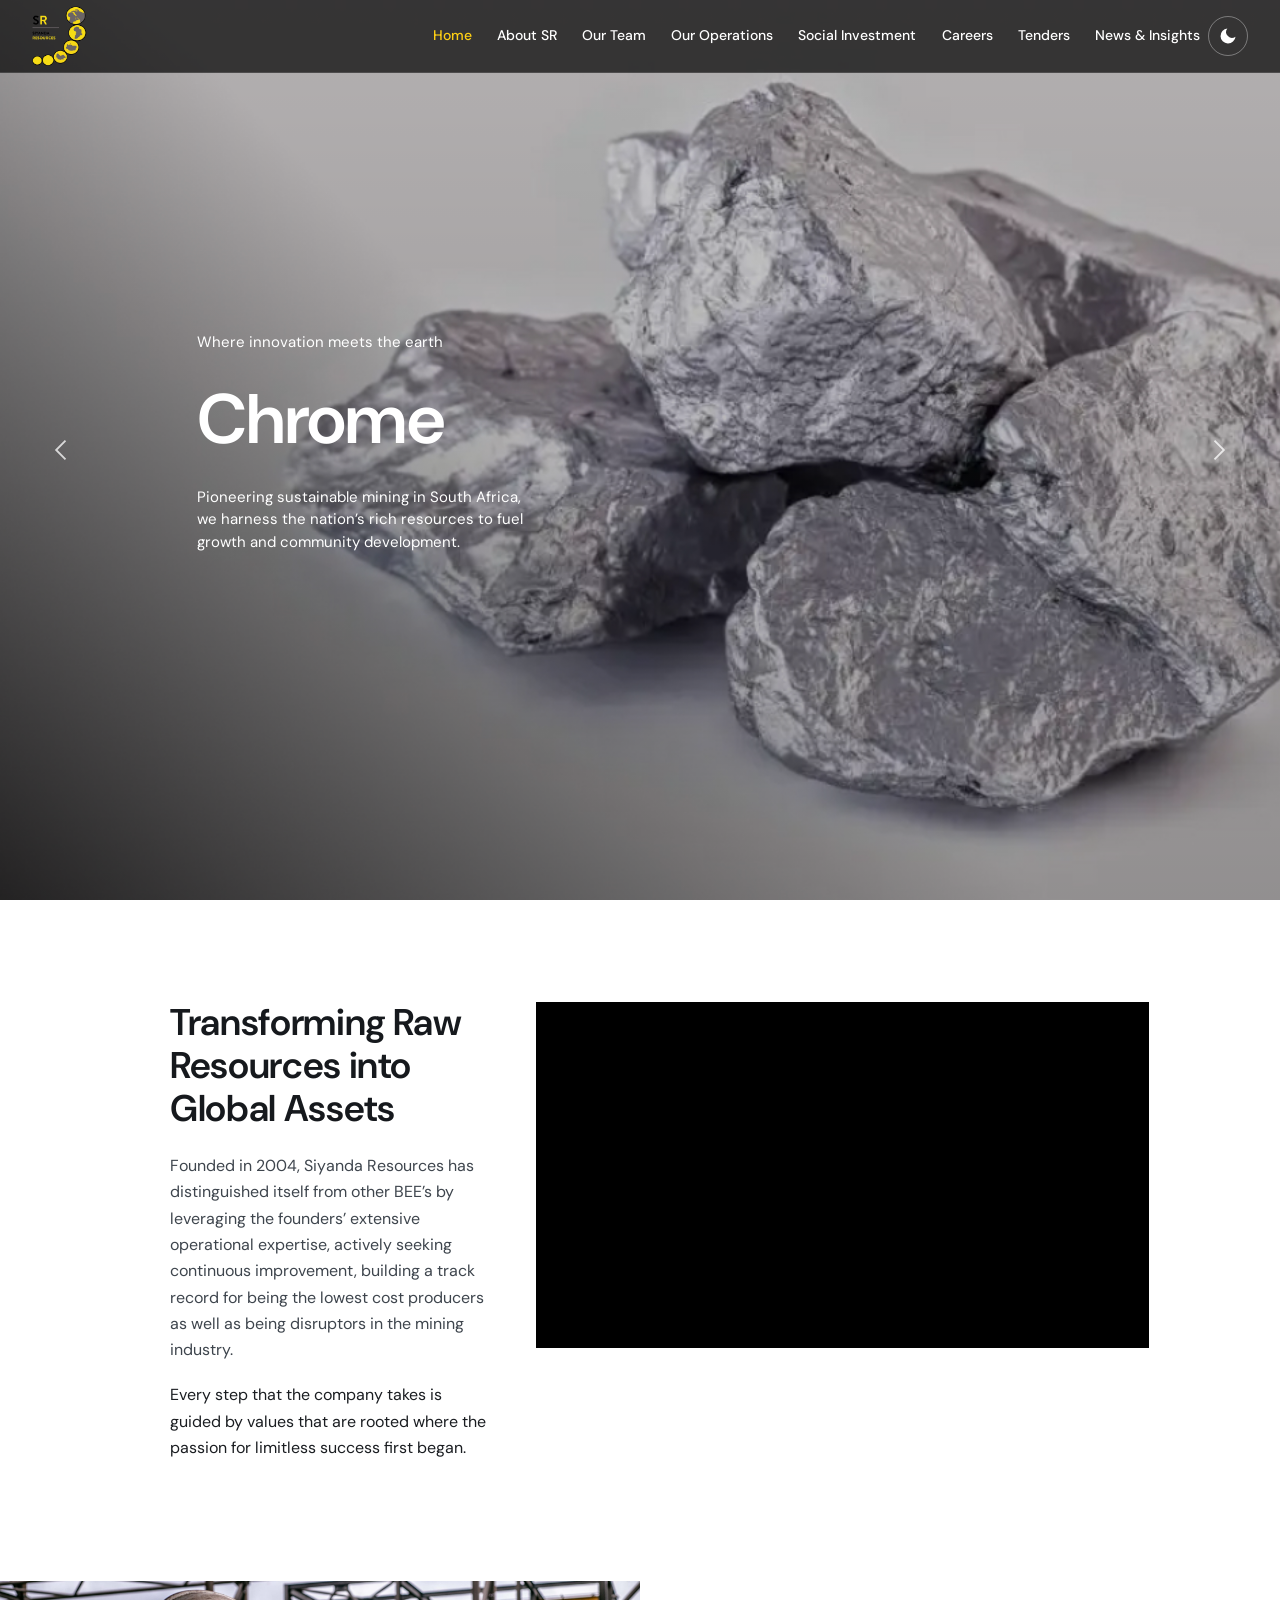
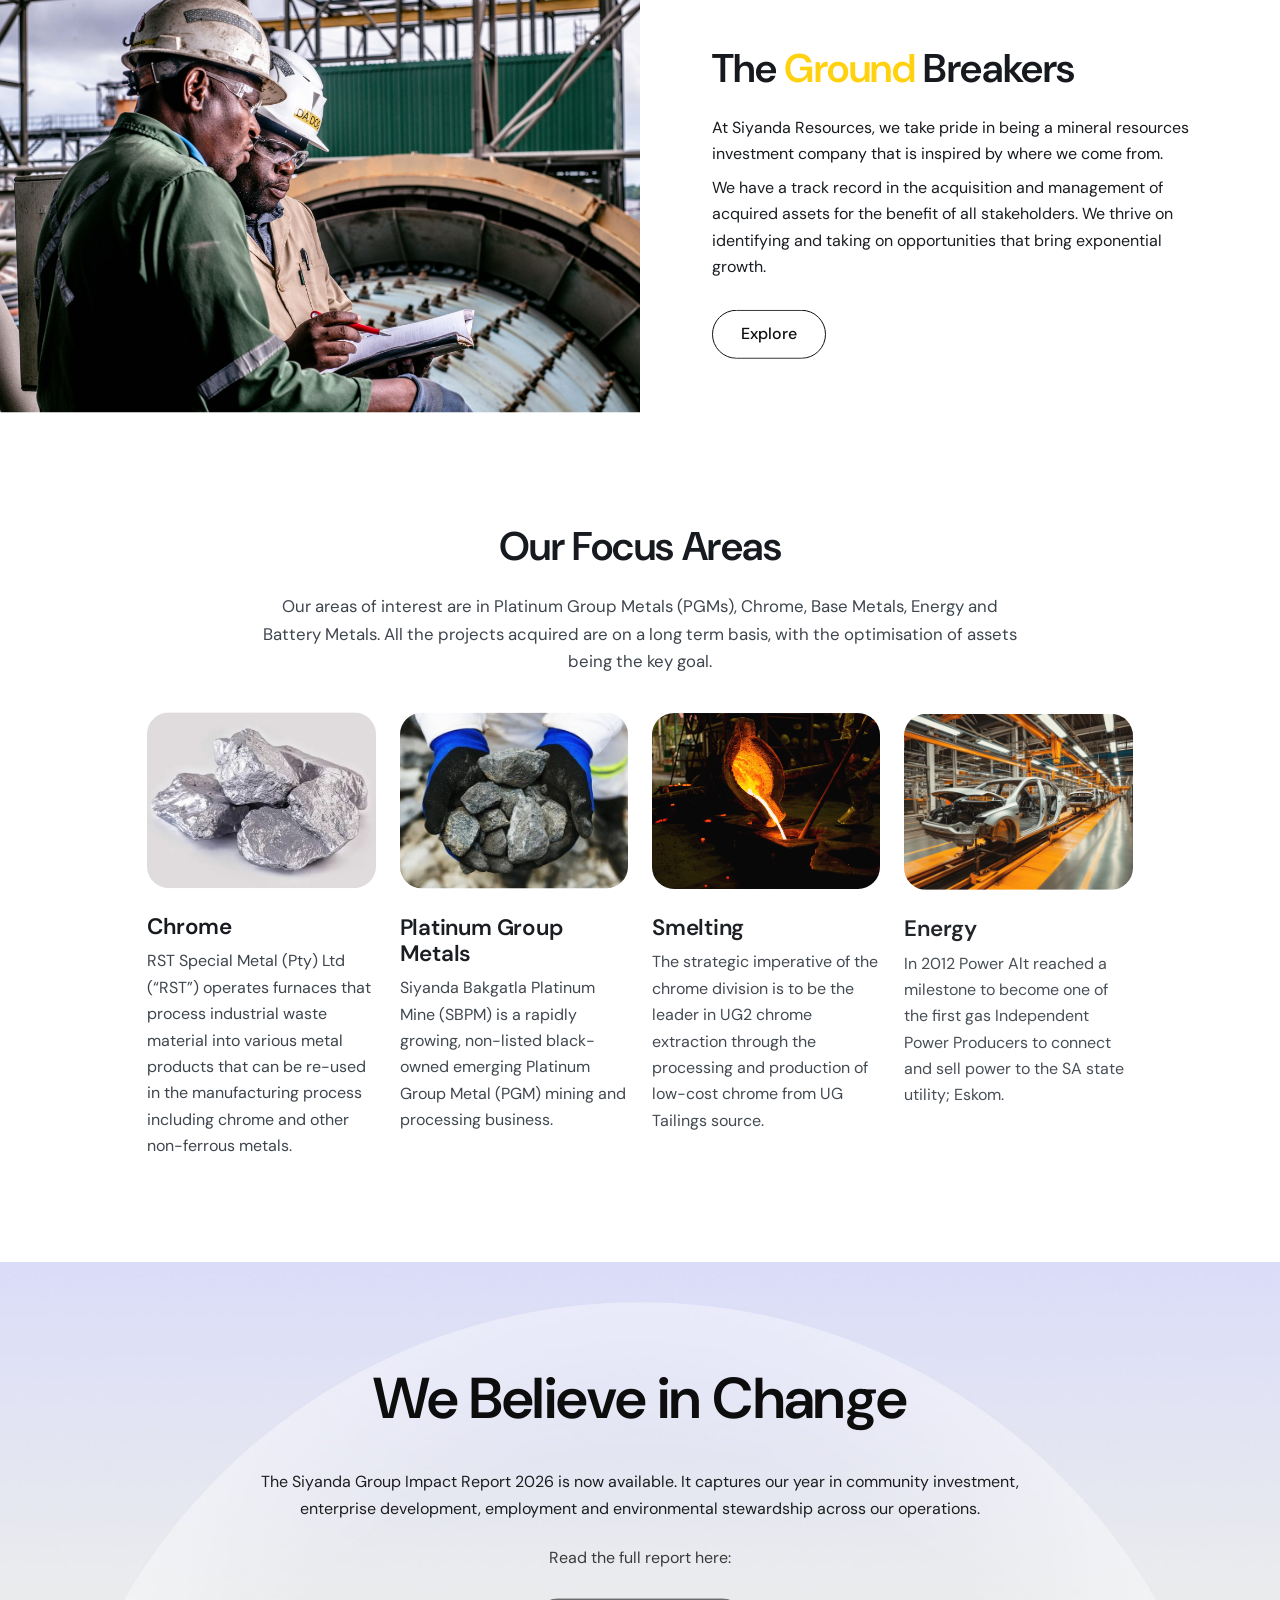
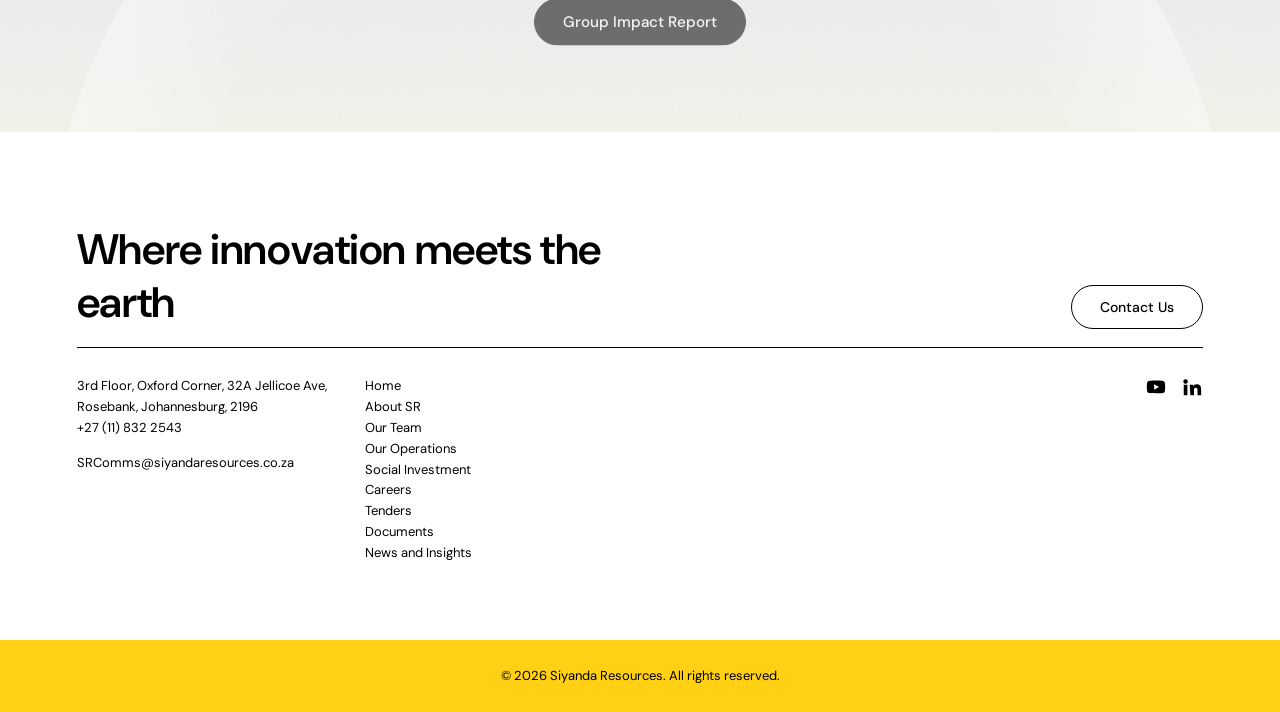
<file: index.html>
<!doctype html>
<html lang="en">
<head>
<meta charset="utf-8">
<script>try{var t=localStorage.getItem("theme");if(!t&&matchMedia("(prefers-color-scheme: dark)").matches)t="dark";if(t==="dark")document.documentElement.setAttribute("data-theme","dark")}catch(e){}</script>
<meta name="viewport" content="width=device-width, initial-scale=1">
<title>Siyanda Resources Pty (Ltd) | Mining</title>
<meta name="description" content="Founded in 2004, Siyanda Resources has distinguished itself from other BEE’s by leveraging the founders’ extensive operational expertise, actively seeking continuous improvement, building a track record for being the lowest cost producers as well as being disruptors in the mining industry.">
<meta property="og:title" content="Siyanda Resources Pty (Ltd) | Mining">
<meta property="og:description" content="Founded in 2004, Siyanda Resources has distinguished itself from other BEE’s by leveraging the founders’ extensive operational expertise, actively seeking continuous improvement, building a track record for being the lowest cost producers as well as being disruptors in the mining industry.">
<meta property="og:type" content="website">
<meta property="og:image" content="https://static.wixstatic.com/media/7e9495_a1507249b61743cfa90838f594ac82b0~mv2.png">
<link rel="preconnect" href="https://fonts.googleapis.com">
<link rel="preconnect" href="https://fonts.gstatic.com" crossorigin>
<link href="https://fonts.googleapis.com/css2?family=DM+Sans:opsz,wght@9..40,400;500;600;700&display=swap" rel="stylesheet">
<link rel="stylesheet" href="assets/style.css">
<link rel="stylesheet" href="assets/motion.css">
<script>document.documentElement.classList.add('m-js');window.__mFail=setTimeout(function(){document.documentElement.classList.remove('m-js')},4000);</script>
</head>
<body>
<header class="site-header"><div class="wrap">
  <a class="logo" href="index.html" aria-label="Siyanda Resources home"><img src="assets/img/7e9495_835a3382bc764507a0e56973014b50b6_mv2.png" alt="Siyanda Resources"></a>
  <button class="menu-btn" aria-expanded="false" aria-controls="nav">Menu</button>
  <nav class="nav" id="nav" aria-label="Main"><a href="index.html" aria-current="page">Home</a><a href="aboutsr.html">About SR</a><a href="ourteam.html">Our Team</a><a href="ouroperations.html">Our Operations</a><a href="socialinvestment.html">Social Investment</a><a href="careers.html">Careers</a><a href="tenders.html">Tenders</a><a href="news.html">News & Insights</a></nav>
  <button class="theme-toggle" type="button" aria-pressed="false" aria-label="Switch to dark mode" title="Toggle dark mode"><svg class="i-moon" viewBox="0 0 24 24" width="20" height="20" aria-hidden="true"><path fill="currentColor" d="M21 12.8A9 9 0 1 1 11.2 3a7 7 0 0 0 9.8 9.8z"/></svg><svg class="i-sun" viewBox="0 0 24 24" width="20" height="20" aria-hidden="true"><circle cx="12" cy="12" r="4.2" fill="currentColor"/><g stroke="currentColor" stroke-width="2" stroke-linecap="round"><path d="M12 2.5v2.4M12 19.1v2.4M2.5 12h2.4M19.1 12h2.4M5.3 5.3l1.7 1.7M17 17l1.7 1.7M5.3 18.7L7 17M17 7l1.7-1.7"/></g></svg></button>
</div></header>
<main>
<section class="hero" aria-label="Featured"><div class="slide active"><div class="bg" style="background-image:url('assets/img/7e9495_dbe497dcdec14228bae74a4d992288ce_mv2.jpg')"></div><div class="wrap"><span class="tag" data-motion="rise" data-m-trigger="load" data-m-y="14">Where innovation meets the earth</span><h1 data-motion="line-reveal" data-m-trigger="load" data-m-delay=".1">Chrome</h1><p data-motion="rise" data-m-trigger="load" data-m-delay=".6">Pioneering sustainable mining in South Africa, we harness the nation’s rich resources to fuel growth and community development.</p></div></div><div class="slide"><div class="bg" style="background-image:url('assets/img/7e9495_43a66a2f963f44608561e4d133011c7c_mv2.jpeg')"></div><div class="wrap"><span class="tag" data-motion="rise" data-m-trigger="manual" data-m-y="14">Where innovation meets the earth</span><h1 data-motion="line-reveal" data-m-trigger="manual" data-m-delay=".1">Platinum Group Metals</h1><p data-motion="rise" data-m-trigger="manual" data-m-delay=".6">Pioneering sustainable mining in South Africa, we harness the nation’s rich resources to fuel growth and community development.</p></div></div><div class="slide"><div class="bg" style="background-image:url('assets/img/7e9495_33be6d0ff1b443ca9cbb81153d2384aa_mv2.webp')"></div><div class="wrap"><span class="tag" data-motion="rise" data-m-trigger="manual" data-m-y="14">Where innovation meets the earth</span><h1 data-motion="line-reveal" data-m-trigger="manual" data-m-delay=".1">Smelting</h1><p data-motion="rise" data-m-trigger="manual" data-m-delay=".6">Pioneering sustainable mining in South Africa, we harness the nation’s rich resources to fuel growth and community development.</p></div></div><div class="slide"><div class="bg" style="background-image:url('assets/img/7e9495_03ec431c7e624f578b825e8f1ab1ad8a_mv2.jpg')"></div><div class="wrap"><span class="tag" data-motion="rise" data-m-trigger="manual" data-m-y="14">Where innovation meets the earth</span><h1 data-motion="line-reveal" data-m-trigger="manual" data-m-delay=".1">Energy</h1><p data-motion="rise" data-m-trigger="manual" data-m-delay=".6">Pioneering sustainable mining in South Africa, we harness the nation’s rich resources to fuel growth and community development.</p></div></div><button class="hero-arrow prev" type="button" aria-label="Previous slide"><svg viewBox="0 0 24 24" width="28" height="28" aria-hidden="true"><path d="M15 4l-8 8 8 8" fill="none" stroke="currentColor" stroke-width="1.6"/></svg></button><button class="hero-arrow next" type="button" aria-label="Next slide"><svg viewBox="0 0 24 24" width="28" height="28" aria-hidden="true"><path d="M9 4l8 8-8 8" fill="none" stroke="currentColor" stroke-width="1.6"/></svg></button><div class="dots"><div class="wrap"><button class="dot active" aria-label="Show slide 1"></button><button class="dot" aria-label="Show slide 2"></button><button class="dot" aria-label="Show slide 3"></button><button class="dot" aria-label="Show slide 4"></button></div></div></section>

<section class="ticker" id="metals-ticker" aria-label="Precious metals prices" hidden>
<div class="ticker-bar">
<span class="ticker-label">Precious metals</span>
<div class="ticker-viewport" tabindex="0"><div class="ticker-track" id="ticker-track"></div></div>
<span class="ticker-meta" id="ticker-meta"></span>
</div>
</section>

<section class="section"><div class="wrap split video-split">
  <div>
    <h2>Transforming Raw Resources into Global Assets</h2>
    <p class="lead">Founded in 2004, Siyanda Resources has distinguished itself from other BEE’s by leveraging the founders’ extensive operational expertise, actively seeking continuous improvement, building a track record for being the lowest cost producers as well as being disruptors in the mining industry.</p>
    <p>Every step that the company takes is guided by values that are rooted where the passion for limitless success first began.</p>
  </div>
  <div class="video-embed"><iframe src="https://www.youtube-nocookie.com/embed/-OXSj45bDJc?rel=0" title="Siyanda Resources introduction video" loading="lazy" allow="accelerometer; encrypted-media; picture-in-picture; fullscreen" allowfullscreen></iframe></div>
</div></section>

<section class="section alt"><div class="wrap split">
  <img src="assets/img/7e9495_6b7cbe0a878a460cb69c00bc4669bbfa_mv2.jpg" alt="Siyanda team members reviewing plans at a processing plant" loading="lazy">
  <div>
    <h2>The <span class="hl">Ground</span> Breakers</h2>
    <p>At Siyanda Resources, we take pride in being a mineral resources investment company that is inspired by where we come from.</p>
    <p>We have a track record in the acquisition and management of acquired assets for the benefit of all stakeholders. We thrive on identifying and taking on opportunities that bring exponential growth.</p>
    <a class="btn ghost" href="aboutsr.html">Explore</a>
  </div>
</div></section>

<section class="section"><div class="wrap focus">
  <h2>Our Focus Areas</h2>
  <p class="lead">Our areas of interest are in Platinum Group Metals (PGMs), Chrome, Base Metals, Energy and Battery Metals. All the projects acquired are on a long term basis, with the optimisation of assets being the key goal.</p>
  <div class="grid g4" style="margin-top:36px"><article class="division"><div class="pic"><img src="assets/img/7e9495_5f17ff1443634b72bcaa0b6d0019befa_mv2.webp" alt="" loading="lazy"></div><div class="body"><h3>Chrome</h3><p>RST Special Metal (Pty) Ltd (“RST”) operates furnaces that process industrial waste material into various metal products that can be re-used in the manufacturing process including chrome and other non-ferrous metals.</p></div></article><article class="division"><div class="pic"><img src="assets/img/7e9495_43a66a2f963f44608561e4d133011c7c_mv2.jpeg" alt="" loading="lazy"></div><div class="body"><h3>Platinum Group Metals</h3><p>Siyanda Bakgatla Platinum Mine (SBPM) is a rapidly growing, non-listed black-owned emerging Platinum Group Metal (PGM) mining and processing business.</p></div></article><article class="division"><div class="pic"><img src="assets/img/7e9495_33be6d0ff1b443ca9cbb81153d2384aa_mv2.webp" alt="" loading="lazy"></div><div class="body"><h3>Smelting</h3><p>The strategic imperative of the chrome division is to be the leader in UG2 chrome extraction through the processing and production of low-cost chrome from UG Tailings source.</p></div></article><article class="division"><div class="pic"><img src="assets/img/7e9495_632e6254a77d4a538dcc4f06c088e356_mv2.jpeg" alt="" loading="lazy"></div><div class="body"><h3>Energy</h3><p>In 2012 Power Alt reached a milestone to become one of the first gas Independent Power Producers to connect and sell power to the SA state utility; Eskom.</p></div></article></div>
</div></section>

<section class="banner" style="background-image:url('assets/img/baac51_a1800801553a41e4b95e214079fef63e_mv2.jpg')"><div class="wrap">
  <h2>We Believe in Change</h2>
  <p>The Siyanda Group Impact Report 2026 is now available. It captures our year in community investment, enterprise development, employment and environmental stewardship across our operations.</p>
  <p>Read the full report here:</p>
  <a class="btn pill" href="https://www.siyandaresources.com/_files/ugd/7e9495_232e8eb3046243a3bfeeb36ab15f72cd.pdf" target="_blank" rel="noopener">Group Impact Report</a>
</div></section>

</main>
<footer class="site-footer"><div class="f-wrap">
  <div class="f-top"><h2>Where innovation meets the earth</h2><a class="btn ghost" href="mailto:SRComms@siyandaresources.co.za">Contact Us</a></div>
  <hr>
  <div class="f-cols">
    <div class="f-addr"><p>3rd Floor, Oxford Corner, 32A Jellicoe Ave, Rosebank, Johannesburg, 2196<br><a href="tel:+27118322543">+27 (11) 832 2543</a></p><p><a href="mailto:SRComms@siyandaresources.co.za">SRComms@siyandaresources.co.za</a></p></div>
    <ul class="f-links"><li><a href="index.html">Home</a></li><li><a href="aboutsr.html">About SR</a></li><li><a href="ourteam.html">Our Team</a></li><li><a href="ouroperations.html">Our Operations</a></li><li><a href="socialinvestment.html">Social Investment</a></li><li><a href="careers.html">Careers</a></li><li><a href="tenders.html">Tenders</a></li><li><a href="documents.html">Documents</a></li><li><a href="news.html">News and Insights</a></li></ul>
    <div class="f-soc"><a href="https://www.youtube.com/channel/UCUp1JVskZZEBFxVKHiJLxTw" target="_blank" rel="noopener" aria-label="YouTube"><svg viewBox="0 0 24 24" width="22" height="22" aria-hidden="true"><path fill="currentColor" d="M21.6 7.2a2.5 2.5 0 0 0-1.8-1.8C18.2 5 12 5 12 5s-6.2 0-7.8.4A2.5 2.5 0 0 0 2.4 7.2C2 8.8 2 12 2 12s0 3.2.4 4.8a2.5 2.5 0 0 0 1.8 1.8C5.8 19 12 19 12 19s6.2 0 7.8-.4a2.5 2.5 0 0 0 1.8-1.8c.4-1.6.4-4.8.4-4.8s0-3.2-.4-4.8zM10 15V9l5.2 3z"/></svg></a><a href="https://www.linkedin.com/company/siyanda-resources/posts/?feedView=all" target="_blank" rel="noopener" aria-label="LinkedIn"><svg viewBox="0 0 24 24" width="22" height="22" aria-hidden="true"><path fill="currentColor" d="M4.98 3.5a2.5 2.5 0 1 1 0 5 2.5 2.5 0 0 1 0-5zM3 9.5h4V21H3zM9.5 9.5h3.8v1.6h.1c.5-1 1.8-2 3.8-2 4 0 4.8 2.6 4.8 6V21h-4v-5.2c0-1.3 0-2.9-1.8-2.9s-2 1.4-2 2.8V21h-4z"/></svg></a></div>
  </div>
</div>
<div class="copy">&copy; 2026 Siyanda Resources. All rights reserved.</div></footer>
<script src="https://cdnjs.cloudflare.com/ajax/libs/gsap/3.12.5/gsap.min.js"></script>
<script src="assets/motion.js"></script>
<script src="assets/site.js"></script>
<script src="assets/ticker.js"></script>
</body>
</html>
</file>
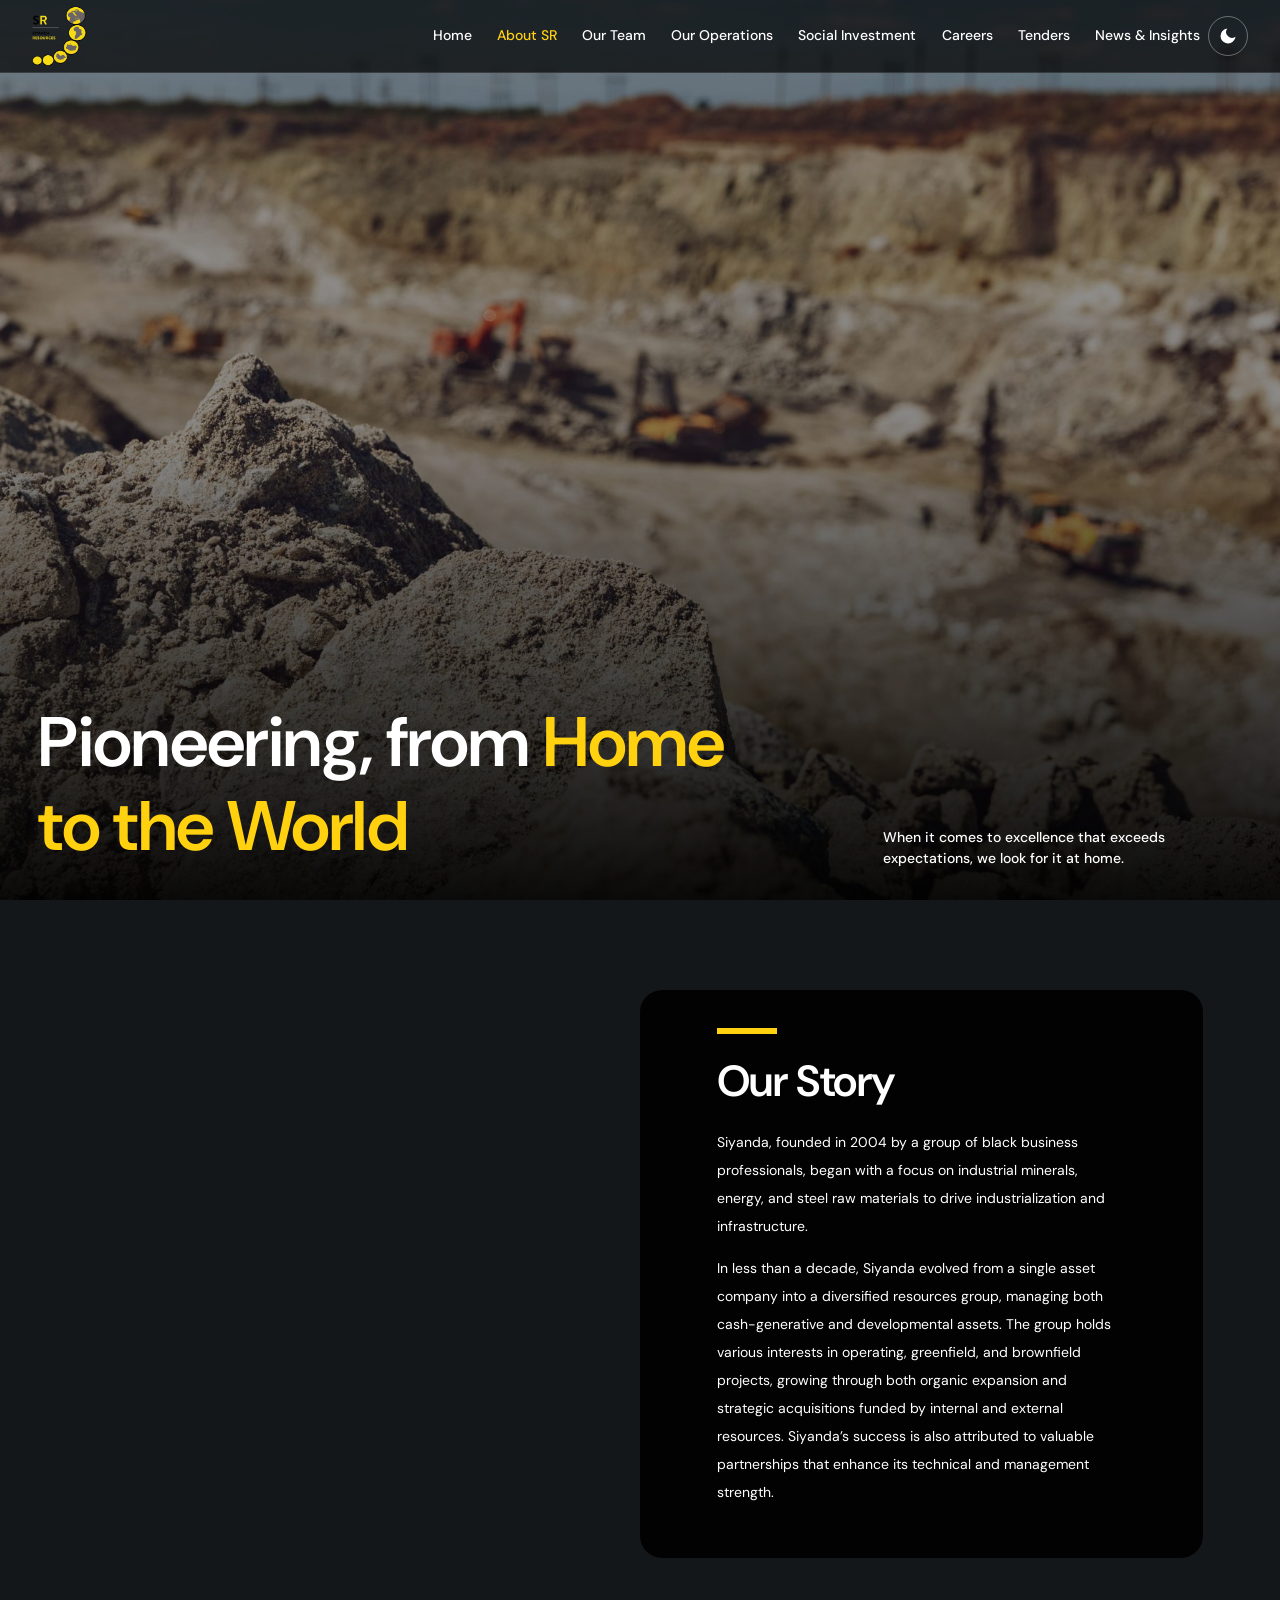
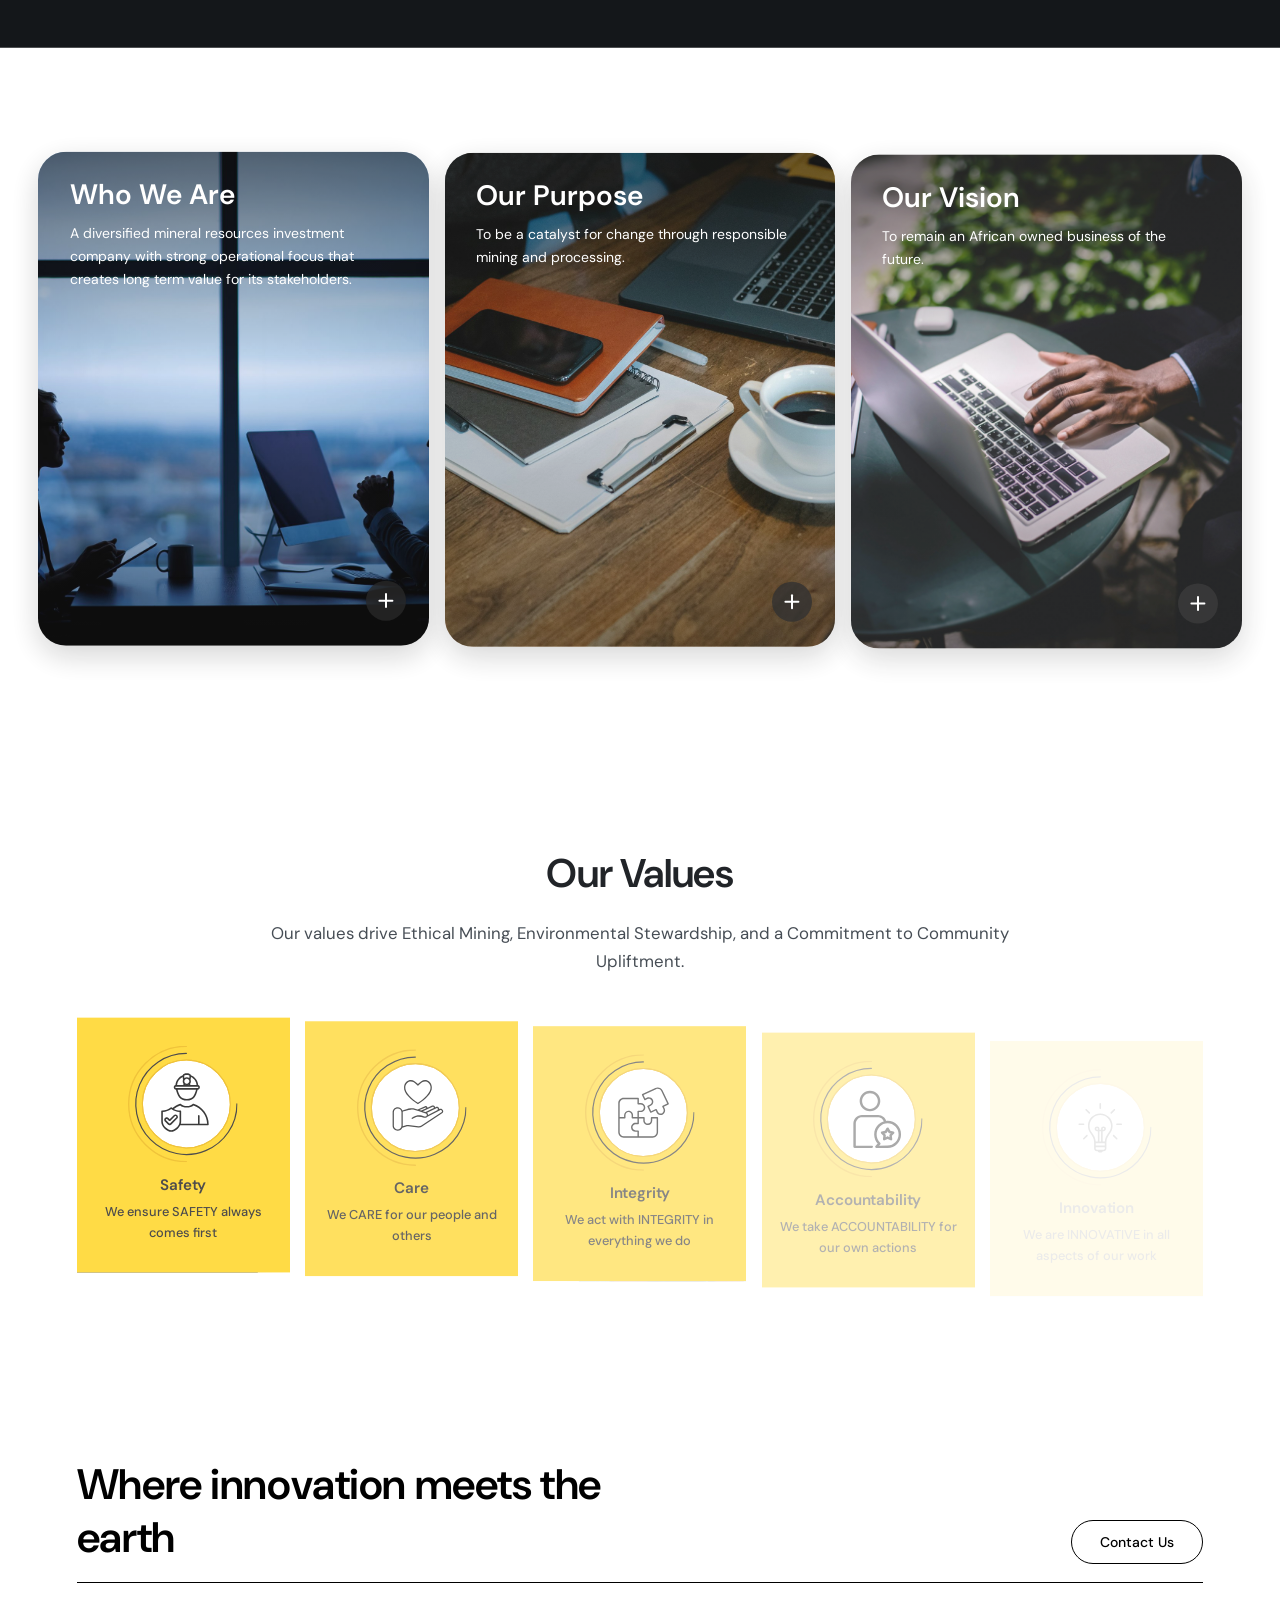
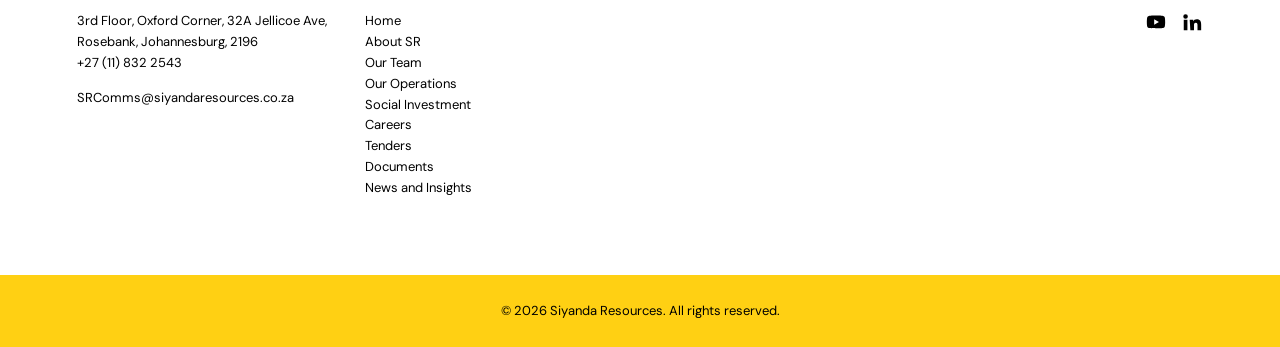
<file: aboutsr.html>
<!doctype html>
<html lang="en">
<head>
<meta charset="utf-8">
<script>try{var t=localStorage.getItem("theme");if(!t&&matchMedia("(prefers-color-scheme: dark)").matches)t="dark";if(t==="dark")document.documentElement.setAttribute("data-theme","dark")}catch(e){}</script>
<meta name="viewport" content="width=device-width, initial-scale=1">
<title>About SR | Siyanda Resources</title>
<meta name="description" content="When it comes to excellence that exceeds expectations, we look for it at home.">
<meta property="og:title" content="About SR | Siyanda Resources">
<meta property="og:description" content="When it comes to excellence that exceeds expectations, we look for it at home.">
<meta property="og:type" content="website">
<meta property="og:image" content="https://static.wixstatic.com/media/7e9495_a1507249b61743cfa90838f594ac82b0~mv2.png">
<link rel="preconnect" href="https://fonts.googleapis.com">
<link rel="preconnect" href="https://fonts.gstatic.com" crossorigin>
<link href="https://fonts.googleapis.com/css2?family=DM+Sans:opsz,wght@9..40,400;500;600;700&display=swap" rel="stylesheet">
<link rel="stylesheet" href="assets/style.css">
<link rel="stylesheet" href="assets/motion.css">
<script>document.documentElement.classList.add('m-js');window.__mFail=setTimeout(function(){document.documentElement.classList.remove('m-js')},4000);</script>
</head>
<body>
<header class="site-header"><div class="wrap">
  <a class="logo" href="index.html" aria-label="Siyanda Resources home"><img src="assets/img/7e9495_835a3382bc764507a0e56973014b50b6_mv2.png" alt="Siyanda Resources"></a>
  <button class="menu-btn" aria-expanded="false" aria-controls="nav">Menu</button>
  <nav class="nav" id="nav" aria-label="Main"><a href="index.html">Home</a><a href="aboutsr.html" aria-current="page">About SR</a><a href="ourteam.html">Our Team</a><a href="ouroperations.html">Our Operations</a><a href="socialinvestment.html">Social Investment</a><a href="careers.html">Careers</a><a href="tenders.html">Tenders</a><a href="news.html">News & Insights</a></nav>
  <button class="theme-toggle" type="button" aria-pressed="false" aria-label="Switch to dark mode" title="Toggle dark mode"><svg class="i-moon" viewBox="0 0 24 24" width="20" height="20" aria-hidden="true"><path fill="currentColor" d="M21 12.8A9 9 0 1 1 11.2 3a7 7 0 0 0 9.8 9.8z"/></svg><svg class="i-sun" viewBox="0 0 24 24" width="20" height="20" aria-hidden="true"><circle cx="12" cy="12" r="4.2" fill="currentColor"/><g stroke="currentColor" stroke-width="2" stroke-linecap="round"><path d="M12 2.5v2.4M12 19.1v2.4M2.5 12h2.4M19.1 12h2.4M5.3 5.3l1.7 1.7M17 17l1.7 1.7M5.3 18.7L7 17M17 7l1.7-1.7"/></g></svg></button>
</div></header>
<main>
<section class="page-hero" style="background-image:url('assets/img/7e9495_3299b7d3e20445539056c820ae5fbd52_mv2.jpg')"><div class="wrap"><h1 data-motion="line-reveal" data-m-trigger="load">Pioneering, from <span class="hl">Home to the World</span></h1><p data-motion="rise" data-m-trigger="load" data-m-delay=".45">When it comes to excellence that exceeds expectations, we look for it at home.</p></div></section>

<section class="panel-sec right"><div class="panel-bg" aria-hidden="true" style="background-image:url('assets/img/7e9495_82f0dd6202b54508b1cf75b51a2f035b_mv2.jpg')"></div><div class="wrap"><div class="panel"><h2>Our Story</h2>
    <p class="lead">Siyanda, founded in 2004 by a group of black business professionals, began with a focus on industrial minerals, energy, and steel raw materials to drive industrialization and infrastructure.</p>
    <p>In less than a decade, Siyanda evolved from a single asset company into a diversified resources group, managing both cash-generative and developmental assets. The group holds various interests in operating, greenfield, and brownfield projects, growing through both organic expansion and strategic acquisitions funded by internal and external resources. Siyanda’s success is also attributed to valuable partnerships that enhance its technical and management strength.</p></div></div></section>
<section class="section pillars"><div class="wrap"><div class="grid g3"><article class="pillar" data-card tabindex="0" role="button" aria-haspopup="dialog" aria-label="Who We Are: read more"><img src="assets/img/4ebd86b408624341912c9560e5c4cc87.jpg" alt="" loading="lazy"><div class="body"><h3>Who We Are</h3><p>A diversified mineral resources investment company with strong operational focus that creates long term value for its stakeholders.</p></div><span class="plus" aria-hidden="true"></span><div class="pillar-more" hidden><p class="lead">Siyanda was founded in 2004 by a group of black business professionals with the objective of building a resources business around industrial minerals, energy and the raw materials used in the manufacture of steel products, which collectively drive industrialisation and infrastructure development.</p>
<p>Over a period of less than a decade, Siyanda Resources has grown from a single asset investment company into a diversified and multi-faceted resources and minerals group consisting of cash generative businesses as well as developmental assets.</p>
<p>Siyanda holds various controlling and minority interests in a number of operating assets as well as in undeveloped (greenfield) and expansion (brownfield) resources and beneficiation projects. The group has grown both organically as well as through a series of acquisitions which have been funded from internally generated funds and external financing.</p>
<p>Siyanda has also disposed of a number of assets after achieving significant growth during its period of ownership.</p>
<p>This remarkable story has not been achieved alone, but in collaboration with selected partners that contribute meaningful value and complement Siyanda’s existing technical and management capabilities.</p>
<p>The Siyanda Investments Consolidated Annual Financial Statements are available and can be requested via email at <a href="mailto:hteessen@siyandaresources.co.za">hteessen@siyandaresources.co.za</a></p></div></article><article class="pillar" data-card tabindex="0" role="button" aria-haspopup="dialog" aria-label="Our Purpose: read more"><img src="assets/img/7e9495_70bedc5d00c440009ffaf58903c97c01_mv2.jpg" alt="" loading="lazy"><div class="body"><h3>Our Purpose</h3><p>To be a catalyst for change through responsible mining and processing.</p></div><span class="plus" aria-hidden="true"></span><div class="pillar-more" hidden><p class="lead">At Siyanda, we believe that the characteristics of our strategy, and particularly those pertaining to growth, are as follows:</p>
<ul><li>Identifying and acquiring businesses that are not deemed to be core assets by its sellers and which display above average growth potential.</li><li>Identifying and acquiring businesses that have an inherent competitive advantage such as low-cost production, a dominant market position and/or technical superiority etc.</li><li>Acquiring controlling interests in order to affect the necessary degree of influence and installing professional management teams with the appropriate expertise and skills. An important aspect of this is ensuring that management are correctly incentivised by ensuring alignment between the interests of management and shareholders.</li><li>Actively involving ourselves in the operation of the targeted acquisition and leveraging our technical and management capabilities, particularly stakeholder management;</li><li>Diversifying our investment portfolio along both the industry dimension as well as the geographical dimension to help manage the inherent cyclical nature of the resources industry, and to maintain sustained growth through the various economic cycles.</li><li>Carefully selecting investment partners that contribute meaningful value and complement Siyanda’s existing technical and management capabilities.</li><li>Once an acquisition has been completed our management team aims to drive growth by reducing or containing costs, increasing production output, increasing profitability and margins, growing market share and improving productivity within the businesses we acquire.</li><li>An important aspect of achieving growth is by restructuring and adopting an optimal capital structure within the business. This usually entails leveraging the investment when the acquisition is made and then deleveraging it through internally generated funds.</li><li>Implementing the necessary research and development in order to improve operational efficiencies and potentially expand the product range, ultimately increasing market share and presence.</li><li>Constantly reviewing and evaluating the performance of an investment against its strategy and making the appropriate corrections and realignments.</li><li>In all our successful transactions to date, Siyanda has increased its economic stake in the businesses, either through acquiring minorities or exercising options. At the right valuation Siyanda would always rather own more of a great company than less.</li><li>Once the point has been reached where Siyanda can no longer achieve meaningful growth or, alternatively, where an attractive opportunity is identified, Siyanda exits the business in the most advantageous manner possible.</li><li>In summary, Siyanda believes that it possesses both the inherent core strategies required to extract value and growth from investments and the entrepreneurial culture to identify and execute against attractive opportunities.</li></ul></div></article><article class="pillar" data-card tabindex="0" role="button" aria-haspopup="dialog" aria-label="Our Vision: read more"><img src="assets/img/7e9495_f7ed066250c8475b884d283b323e4a9c_mv2.jpg" alt="" loading="lazy"><div class="body"><h3>Our Vision</h3><p>To remain an African owned business of the future.</p></div><span class="plus" aria-hidden="true"></span><div class="pillar-more" hidden><p class="lead">Siyanda’s vision and strategy is aligned with the principal objectives of the country’s National Development Plan (NDP) which aims to drive industrialisation, mineral beneficiation and infrastructure investment as well as address socio-economic development priorities such as:</p>
<ul><li>The promotion of exports and beneficiation;</li><li>Job creation and youth employment;</li><li>Broad-based black economic empowerment (BBBEE);</li><li>Achieving energy security.</li></ul></div></article></div></div></section>
<section class="section"><div class="wrap center">
  <h2>Our Values</h2>
  <p class="lead" style="max-width:62ch">Our values drive Ethical Mining, Environmental Stewardship, and a Commitment to Community Upliftment.</p>
  <div class="grid g5" style="margin-top:36px"><div class="value"><img src="assets/img/values/safety.svg" alt="" width="110" height="117" loading="lazy"><h3>Safety</h3><p>We ensure SAFETY always comes first</p></div><div class="value"><img src="assets/img/values/care.svg" alt="" width="110" height="117" loading="lazy"><h3>Care</h3><p>We CARE for our people and others</p></div><div class="value"><img src="assets/img/values/integrity.svg" alt="" width="110" height="117" loading="lazy"><h3>Integrity</h3><p>We act with INTEGRITY in everything we do</p></div><div class="value"><img src="assets/img/values/accountability.svg" alt="" width="110" height="117" loading="lazy"><h3>Accountability</h3><p>We take ACCOUNTABILITY for our own actions</p></div><div class="value"><img src="assets/img/values/innovation.svg" alt="" width="110" height="117" loading="lazy"><h3>Innovation</h3><p>We are INNOVATIVE in all aspects of our work</p></div></div>
</div></section>

</main>
<footer class="site-footer"><div class="f-wrap">
  <div class="f-top"><h2>Where innovation meets the earth</h2><a class="btn ghost" href="mailto:SRComms@siyandaresources.co.za">Contact Us</a></div>
  <hr>
  <div class="f-cols">
    <div class="f-addr"><p>3rd Floor, Oxford Corner, 32A Jellicoe Ave, Rosebank, Johannesburg, 2196<br><a href="tel:+27118322543">+27 (11) 832 2543</a></p><p><a href="mailto:SRComms@siyandaresources.co.za">SRComms@siyandaresources.co.za</a></p></div>
    <ul class="f-links"><li><a href="index.html">Home</a></li><li><a href="aboutsr.html">About SR</a></li><li><a href="ourteam.html">Our Team</a></li><li><a href="ouroperations.html">Our Operations</a></li><li><a href="socialinvestment.html">Social Investment</a></li><li><a href="careers.html">Careers</a></li><li><a href="tenders.html">Tenders</a></li><li><a href="documents.html">Documents</a></li><li><a href="news.html">News and Insights</a></li></ul>
    <div class="f-soc"><a href="https://www.youtube.com/channel/UCUp1JVskZZEBFxVKHiJLxTw" target="_blank" rel="noopener" aria-label="YouTube"><svg viewBox="0 0 24 24" width="22" height="22" aria-hidden="true"><path fill="currentColor" d="M21.6 7.2a2.5 2.5 0 0 0-1.8-1.8C18.2 5 12 5 12 5s-6.2 0-7.8.4A2.5 2.5 0 0 0 2.4 7.2C2 8.8 2 12 2 12s0 3.2.4 4.8a2.5 2.5 0 0 0 1.8 1.8C5.8 19 12 19 12 19s6.2 0 7.8-.4a2.5 2.5 0 0 0 1.8-1.8c.4-1.6.4-4.8.4-4.8s0-3.2-.4-4.8zM10 15V9l5.2 3z"/></svg></a><a href="https://www.linkedin.com/company/siyanda-resources/posts/?feedView=all" target="_blank" rel="noopener" aria-label="LinkedIn"><svg viewBox="0 0 24 24" width="22" height="22" aria-hidden="true"><path fill="currentColor" d="M4.98 3.5a2.5 2.5 0 1 1 0 5 2.5 2.5 0 0 1 0-5zM3 9.5h4V21H3zM9.5 9.5h3.8v1.6h.1c.5-1 1.8-2 3.8-2 4 0 4.8 2.6 4.8 6V21h-4v-5.2c0-1.3 0-2.9-1.8-2.9s-2 1.4-2 2.8V21h-4z"/></svg></a></div>
  </div>
</div>
<div class="copy">&copy; 2026 Siyanda Resources. All rights reserved.</div></footer>
<script src="https://cdnjs.cloudflare.com/ajax/libs/gsap/3.12.5/gsap.min.js"></script>
<script src="assets/motion.js"></script>
<script src="assets/site.js"></script>
</body>
</html>
</file>
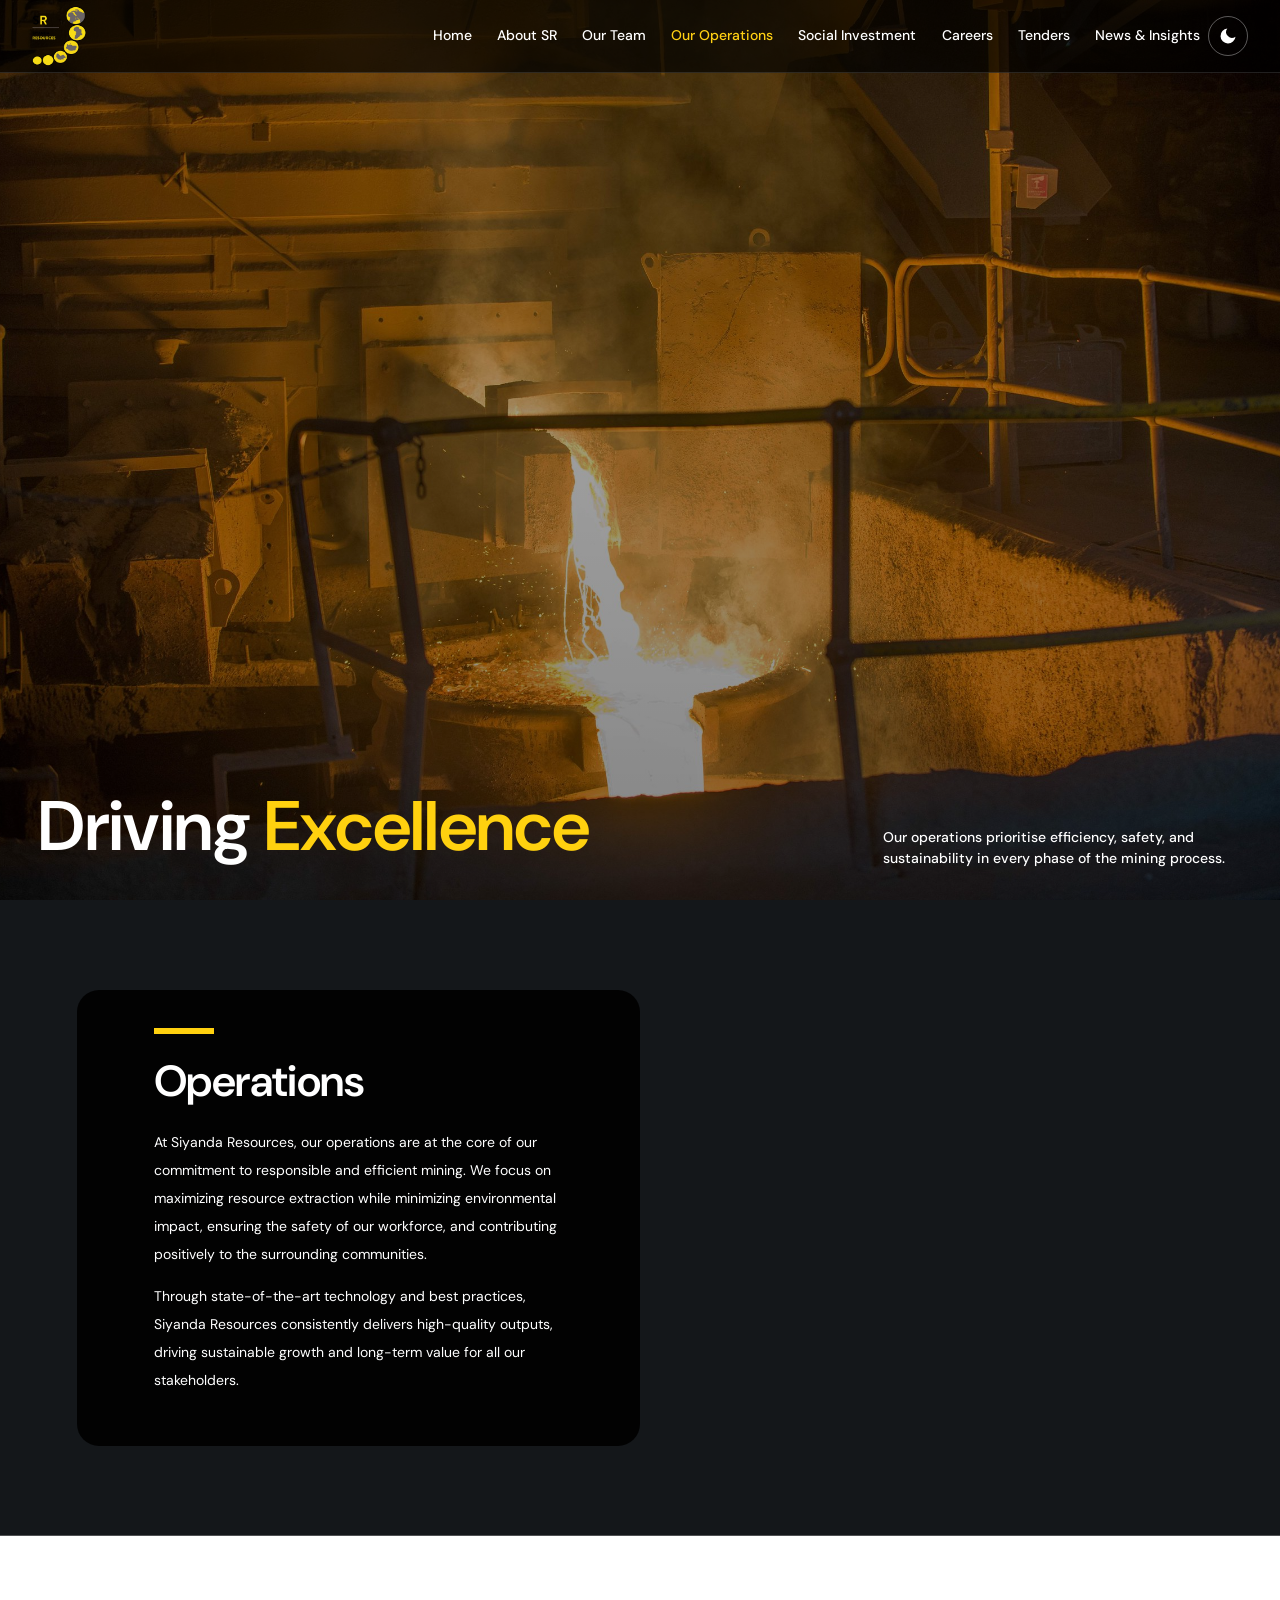
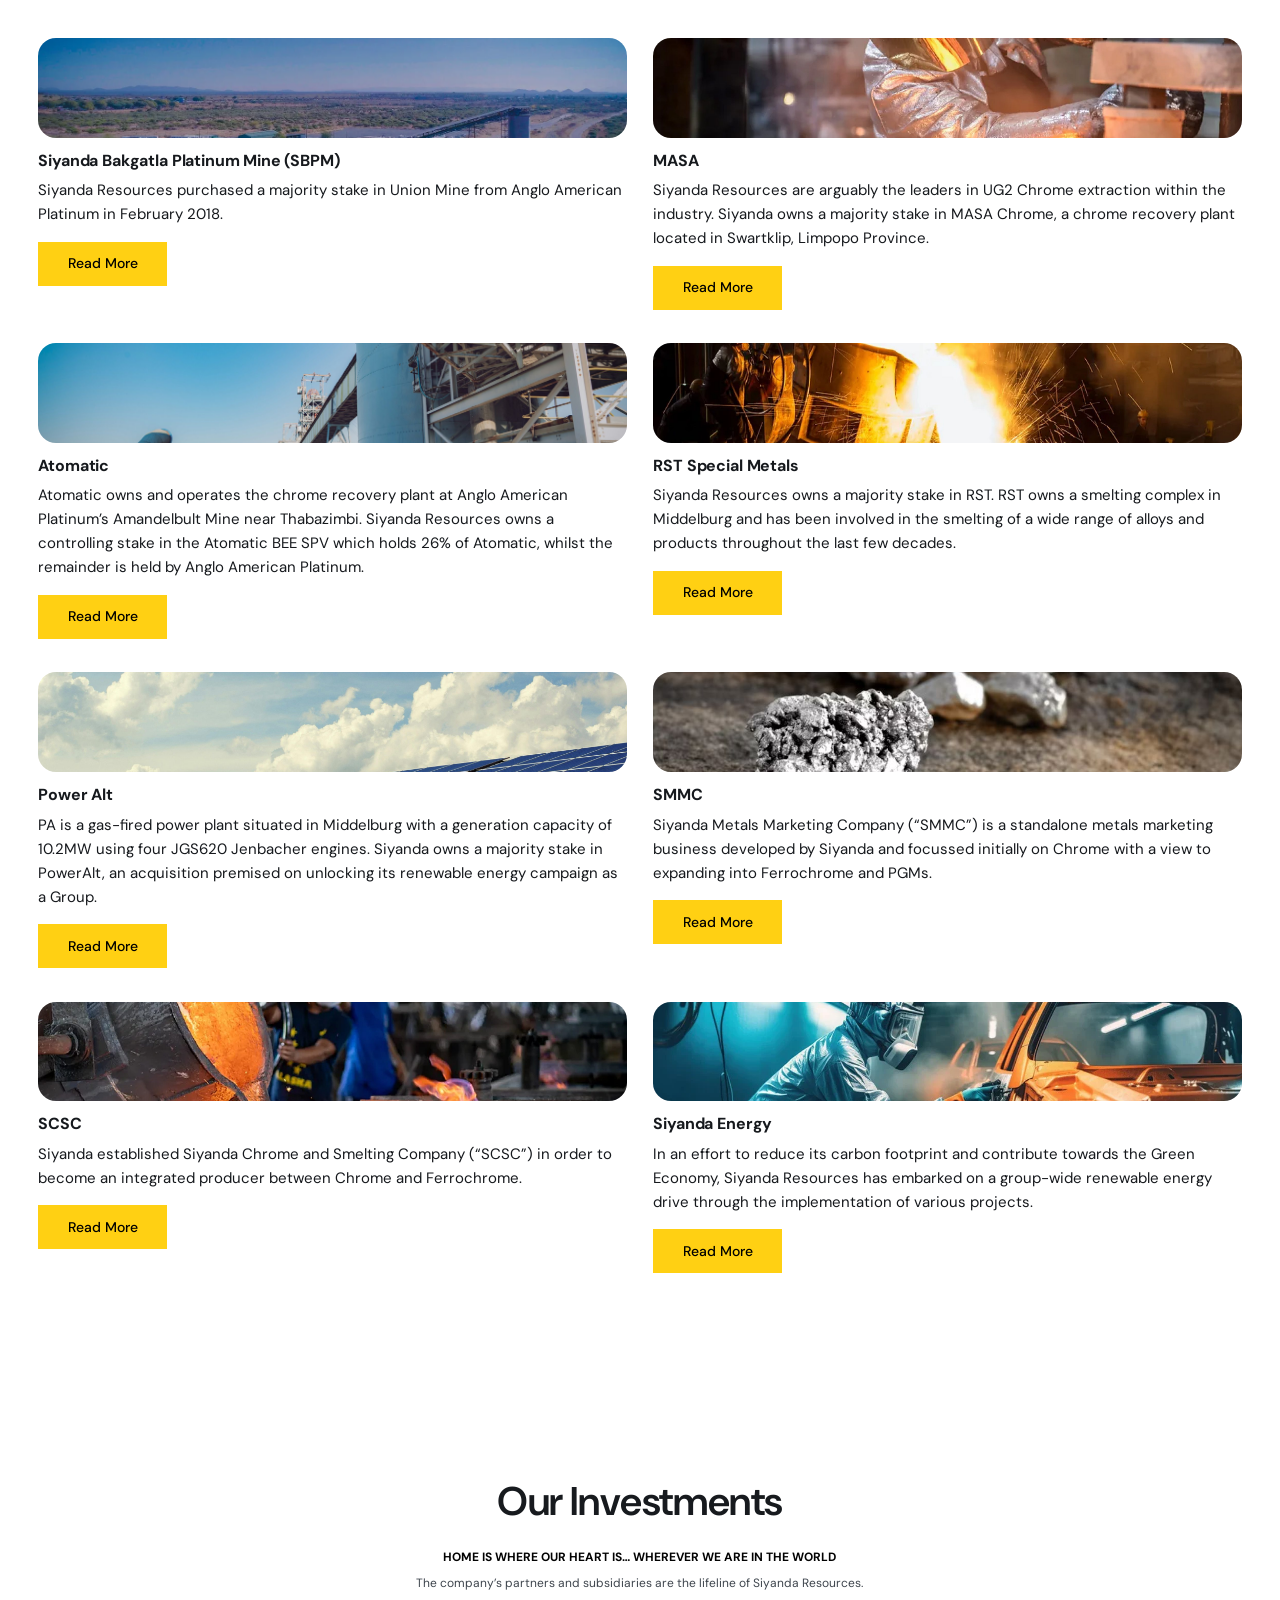
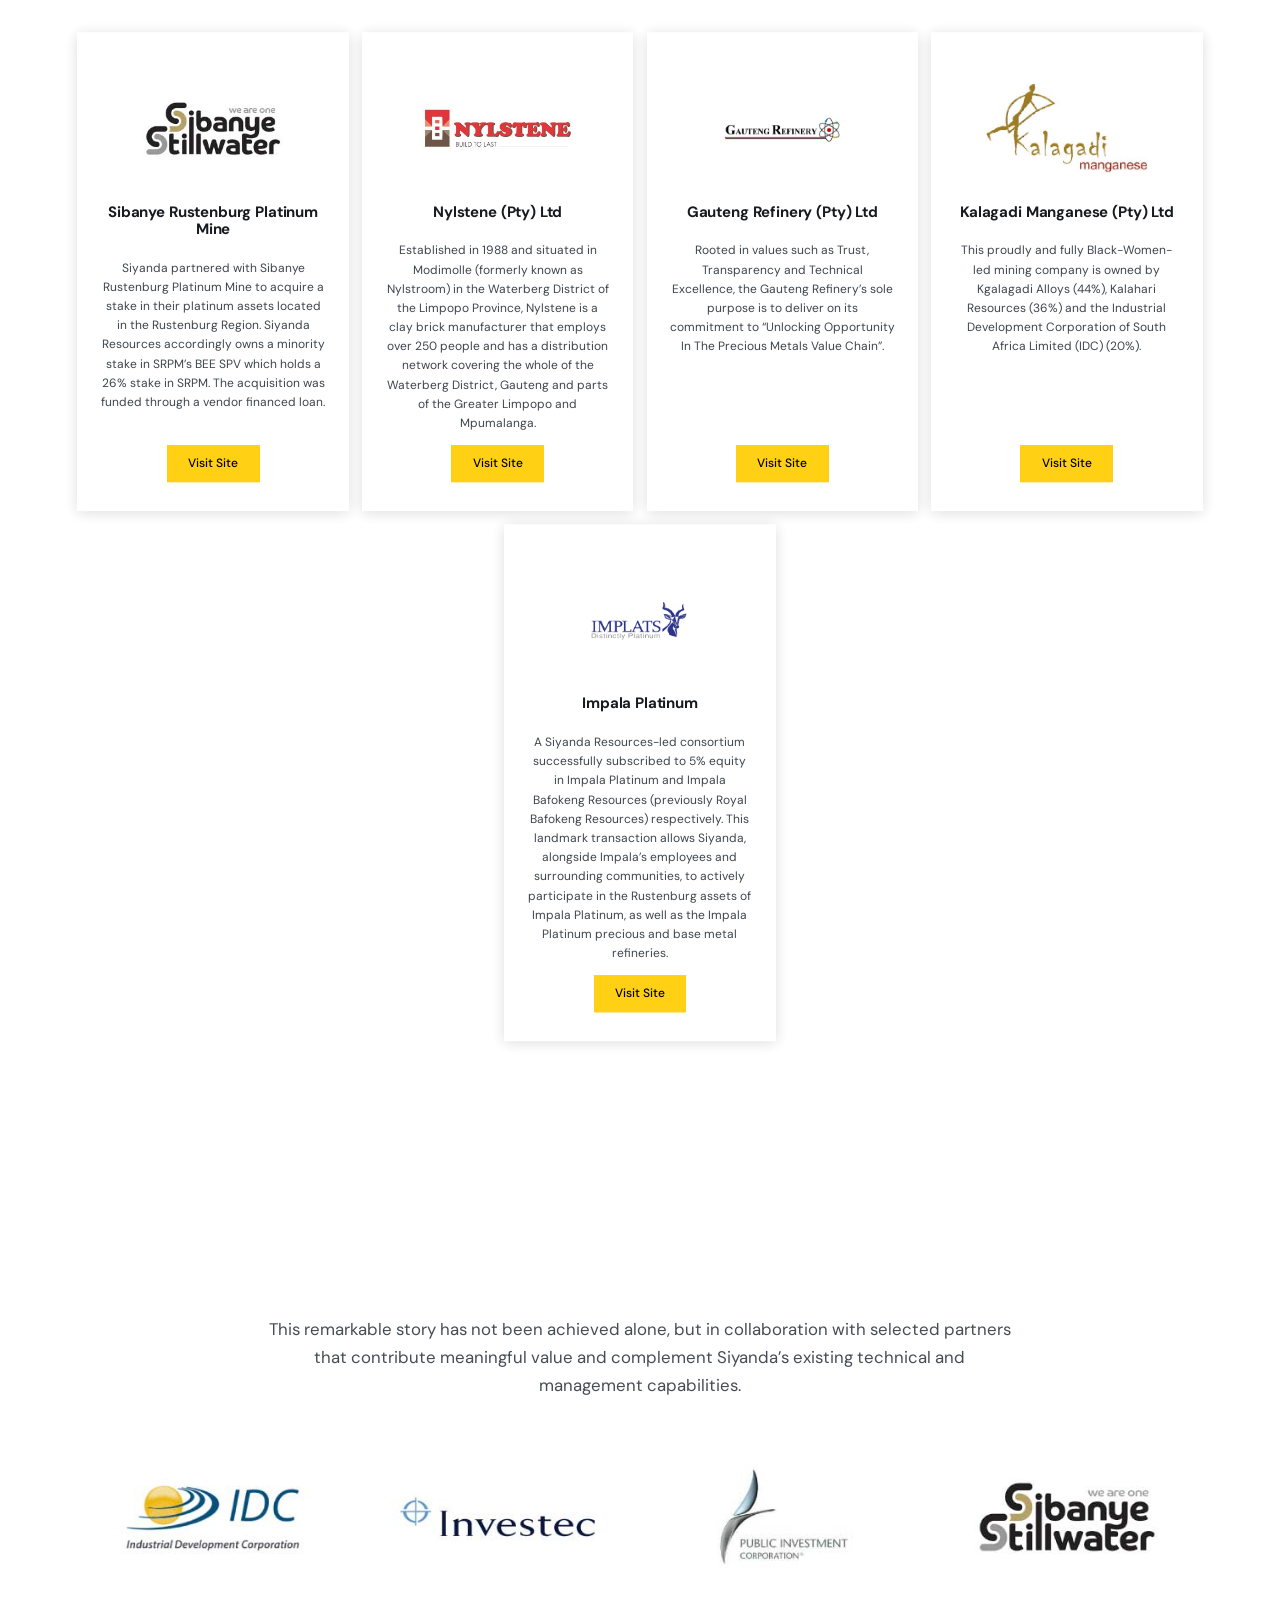
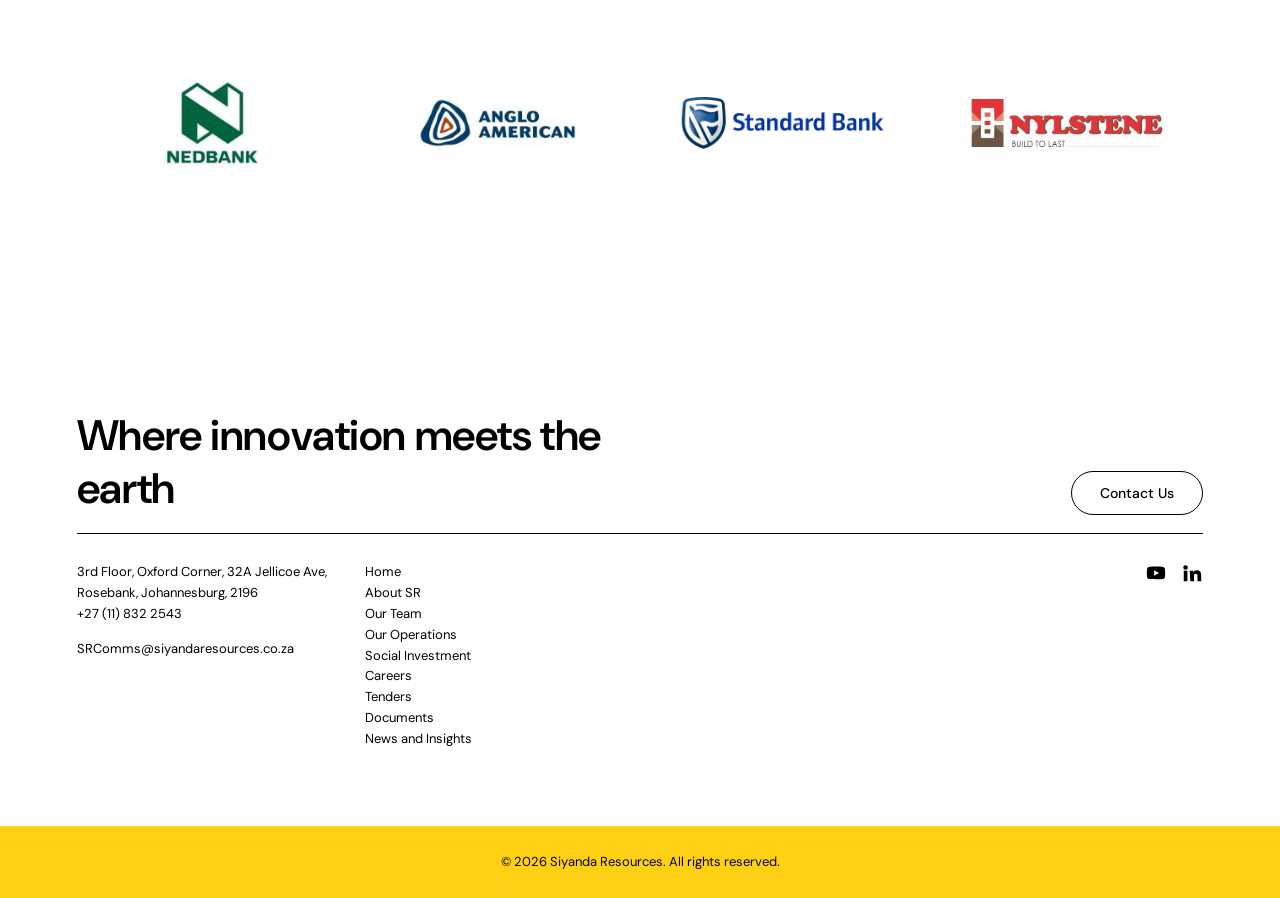
<file: ouroperations.html>
<!doctype html>
<html lang="en">
<head>
<meta charset="utf-8">
<script>try{var t=localStorage.getItem("theme");if(!t&&matchMedia("(prefers-color-scheme: dark)").matches)t="dark";if(t==="dark")document.documentElement.setAttribute("data-theme","dark")}catch(e){}</script>
<meta name="viewport" content="width=device-width, initial-scale=1">
<title>Our Operations | Siyanda Resources</title>
<meta name="description" content="Our operations prioritise efficiency, safety, and sustainability in every phase of the mining process.">
<meta property="og:title" content="Our Operations | Siyanda Resources">
<meta property="og:description" content="Our operations prioritise efficiency, safety, and sustainability in every phase of the mining process.">
<meta property="og:type" content="website">
<meta property="og:image" content="https://static.wixstatic.com/media/7e9495_a1507249b61743cfa90838f594ac82b0~mv2.png">
<link rel="preconnect" href="https://fonts.googleapis.com">
<link rel="preconnect" href="https://fonts.gstatic.com" crossorigin>
<link href="https://fonts.googleapis.com/css2?family=DM+Sans:opsz,wght@9..40,400;500;600;700&display=swap" rel="stylesheet">
<link rel="stylesheet" href="assets/style.css">
<link rel="stylesheet" href="assets/motion.css">
<script>document.documentElement.classList.add('m-js');window.__mFail=setTimeout(function(){document.documentElement.classList.remove('m-js')},4000);</script>
</head>
<body>
<header class="site-header"><div class="wrap">
  <a class="logo" href="index.html" aria-label="Siyanda Resources home"><img src="assets/img/7e9495_835a3382bc764507a0e56973014b50b6_mv2.png" alt="Siyanda Resources"></a>
  <button class="menu-btn" aria-expanded="false" aria-controls="nav">Menu</button>
  <nav class="nav" id="nav" aria-label="Main"><a href="index.html">Home</a><a href="aboutsr.html">About SR</a><a href="ourteam.html">Our Team</a><a href="ouroperations.html" aria-current="page">Our Operations</a><a href="socialinvestment.html">Social Investment</a><a href="careers.html">Careers</a><a href="tenders.html">Tenders</a><a href="news.html">News & Insights</a></nav>
  <button class="theme-toggle" type="button" aria-pressed="false" aria-label="Switch to dark mode" title="Toggle dark mode"><svg class="i-moon" viewBox="0 0 24 24" width="20" height="20" aria-hidden="true"><path fill="currentColor" d="M21 12.8A9 9 0 1 1 11.2 3a7 7 0 0 0 9.8 9.8z"/></svg><svg class="i-sun" viewBox="0 0 24 24" width="20" height="20" aria-hidden="true"><circle cx="12" cy="12" r="4.2" fill="currentColor"/><g stroke="currentColor" stroke-width="2" stroke-linecap="round"><path d="M12 2.5v2.4M12 19.1v2.4M2.5 12h2.4M19.1 12h2.4M5.3 5.3l1.7 1.7M17 17l1.7 1.7M5.3 18.7L7 17M17 7l1.7-1.7"/></g></svg></button>
</div></header>
<main>
<section class="page-hero" style="background-image:url('assets/img/7e9495_e50ad978825247de930ad8fd93594352_mv2.jpg')"><div class="wrap"><h1 data-motion="line-reveal" data-m-trigger="load">Driving <span class="hl">Excellence</span></h1><p data-motion="rise" data-m-trigger="load" data-m-delay=".45">Our operations prioritise efficiency, safety, and sustainability in every phase of the mining process.</p></div></section>

<section class="panel-sec"><div class="panel-bg" aria-hidden="true" style="background-image:url('assets/img/bg-operations.jpg')"></div><div class="wrap"><div class="panel"><h2>Operations</h2>
  <p class="lead">At Siyanda Resources, our operations are at the core of our commitment to responsible and efficient mining. We focus on maximizing resource extraction while minimizing environmental impact, ensuring the safety of our workforce, and contributing positively to the surrounding communities.</p>
  <p>Through state-of-the-art technology and best practices, Siyanda Resources consistently delivers high-quality outputs, driving sustainable growth and long-term value for all our stakeholders.</p>
</div></div></section>
<section class="section alt"><div class="wrap ops-grid"><article class="op" data-card tabindex="0" role="button" aria-haspopup="dialog" aria-label="Siyanda Bakgatla Platinum Mine (SBPM): read more"><img src="assets/img/7e9495_44a1c4b663b24ed6928749ffbe5c6d1f_mv2.webp" alt="" loading="lazy"><div class="body"><h3>Siyanda Bakgatla Platinum Mine (SBPM)</h3><p>Siyanda Resources purchased a majority stake in Union Mine from Anglo American Platinum in February 2018.</p><span class="btn yellow" aria-hidden="true">Read More</span></div><div class="pillar-more" hidden><p class="lead">Siyanda Resources purchased a majority stake in Union Mine from Anglo American Platinum in February 2018.</p></div></article><article class="op" data-card tabindex="0" role="button" aria-haspopup="dialog" aria-label="MASA: read more"><img src="assets/img/7e9495_b7d9d688c4964169b3e7b1d92a507ead_mv2.jpg" alt="" loading="lazy"><div class="body"><h3>MASA</h3><p>Siyanda Resources are arguably the leaders in UG2 Chrome extraction within the industry. Siyanda owns a majority stake in MASA Chrome, a chrome recovery plant located in Swartklip, Limpopo Province.</p><span class="btn yellow" aria-hidden="true">Read More</span></div><div class="pillar-more" hidden><p class="lead">Siyanda Resources are arguably the leaders in UG2 Chrome extraction within the industry. Siyanda owns a majority stake in MASA Chrome, a chrome recovery plant located in Swartklip, Limpopo Province.</p></div></article><article class="op" data-card tabindex="0" role="button" aria-haspopup="dialog" aria-label="Atomatic: read more"><img src="assets/img/bg-operations.jpg" alt="" loading="lazy"><div class="body"><h3>Atomatic</h3><p>Atomatic owns and operates the chrome recovery plant at Anglo American Platinum’s Amandelbult Mine near Thabazimbi. Siyanda Resources owns a controlling stake in the Atomatic BEE SPV which holds 26% of Atomatic, whilst the remainder is held by Anglo American Platinum.</p><span class="btn yellow" aria-hidden="true">Read More</span></div><div class="pillar-more" hidden><p class="lead">Atomatic owns and operates the chrome recovery plant at Anglo American Platinum’s Amandelbult Mine near Thabazimbi. Siyanda Resources owns a controlling stake in the Atomatic BEE SPV which holds 26% of Atomatic, whilst the remainder is held by Anglo American Platinum.</p></div></article><article class="op" data-card tabindex="0" role="button" aria-haspopup="dialog" aria-label="RST Special Metals: read more"><img src="assets/img/7e9495_48bae3a746444bad9eb813605f0e44f9_mv2.jpg" alt="" loading="lazy"><div class="body"><h3>RST Special Metals</h3><p>Siyanda Resources owns a majority stake in RST. RST owns a smelting complex in Middelburg and has been involved in the smelting of a wide range of alloys and products throughout the last few decades.</p><span class="btn yellow" aria-hidden="true">Read More</span></div><div class="pillar-more" hidden><p class="lead">Siyanda Resources owns a majority stake in RST. RST owns a smelting complex in Middelburg and has been involved in the smelting of a wide range of alloys and products throughout the last few decades.</p></div></article><article class="op" data-card tabindex="0" role="button" aria-haspopup="dialog" aria-label="Power Alt: read more"><img src="assets/img/7e9495_76f2deafc8c249f2916213b1283a3d73_mv2.jpg" alt="" loading="lazy"><div class="body"><h3>Power Alt</h3><p>PA is a gas-fired power plant situated in Middelburg with a generation capacity of 10.2MW using four JGS620 Jenbacher engines. Siyanda owns a majority stake in PowerAlt, an acquisition premised on unlocking its renewable energy campaign as a Group.</p><span class="btn yellow" aria-hidden="true">Read More</span></div><div class="pillar-more" hidden><p class="lead">PA is a gas-fired power plant situated in Middelburg with a generation capacity of 10.2MW using four JGS620 Jenbacher engines. Siyanda owns a majority stake in PowerAlt, an acquisition premised on unlocking its renewable energy campaign as a Group.</p></div></article><article class="op" data-card tabindex="0" role="button" aria-haspopup="dialog" aria-label="SMMC: read more"><img src="assets/img/7e9495_68b63899aa7f4c86b3843f0cb249b64b_mv2.jpg" alt="" loading="lazy"><div class="body"><h3>SMMC</h3><p>Siyanda Metals Marketing Company (“SMMC”) is a standalone metals marketing business developed by Siyanda and focussed initially on Chrome with a view to expanding into Ferrochrome and PGMs.</p><span class="btn yellow" aria-hidden="true">Read More</span></div><div class="pillar-more" hidden><p class="lead">Siyanda Metals Marketing Company (“SMMC”) is a standalone metals marketing business developed by Siyanda and focussed initially on Chrome with a view to expanding into Ferrochrome and PGMs.</p></div></article><article class="op" data-card tabindex="0" role="button" aria-haspopup="dialog" aria-label="SCSC: read more"><img src="assets/img/7e9495_66acd1ac991f43fcb78cd30d1bb22822_mv2.jpg" alt="" loading="lazy"><div class="body"><h3>SCSC</h3><p>Siyanda established Siyanda Chrome and Smelting Company (“SCSC”) in order to become an integrated producer between Chrome and Ferrochrome.</p><span class="btn yellow" aria-hidden="true">Read More</span></div><div class="pillar-more" hidden><p class="lead">Siyanda established Siyanda Chrome and Smelting Company (“SCSC”) in order to become an integrated producer between Chrome and Ferrochrome.</p></div></article><article class="op" data-card tabindex="0" role="button" aria-haspopup="dialog" aria-label="Siyanda Energy: read more"><img src="assets/img/7e9495_922342764a054bb6a08d7164f9bb5987_mv2.webp" alt="" loading="lazy"><div class="body"><h3>Siyanda Energy</h3><p>In an effort to reduce its carbon footprint and contribute towards the Green Economy, Siyanda Resources has embarked on a group-wide renewable energy drive through the implementation of various projects.</p><span class="btn yellow" aria-hidden="true">Read More</span></div><div class="pillar-more" hidden><p class="lead">In an effort to reduce its carbon footprint and contribute towards the Green Economy, Siyanda Resources has embarked on a group-wide renewable energy drive through the implementation of various projects.</p></div></article></div></section>
<section class="section"><div class="wrap center">
  <h2>Our Investments</h2>
  <p class="eyebrow" style="margin-bottom:6px">Home is where our heart is… wherever we are in the world</p>
  <p class="lead" style="max-width:62ch">The company’s partners and subsidiaries are the lifeline of Siyanda Resources.</p>
  <div class="invest-grid"><div class="invest"><div class="lg"><img src="assets/img/7e9495_387d8949fc394f94b457b8f2d28e4e29_mv2.jpg" alt="Sibanye Rustenburg Platinum Mine" loading="lazy"></div><div><h3>Sibanye Rustenburg Platinum Mine</h3><p>Siyanda partnered with Sibanye Rustenburg Platinum Mine to acquire a stake in their platinum assets located in the Rustenburg Region. Siyanda Resources accordingly owns a minority stake in SRPM’s BEE SPV which holds a 26% stake in SRPM. The acquisition was funded through a vendor financed loan.</p><a class="btn" href="https://www.sibanyestillwater.com" target="_blank" rel="noopener">Visit Site</a></div></div><div class="invest"><div class="lg"><img src="assets/img/7e9495_7271fdb95f6e432784402e0b4b3d31ba_mv2.jpg" alt="Nylstene (Pty) Ltd" loading="lazy"></div><div><h3>Nylstene (Pty) Ltd</h3><p>Established in 1988 and situated in Modimolle (formerly known as Nylstroom) in the Waterberg District of the Limpopo Province, Nylstene is a clay brick manufacturer that employs over 250 people and has a distribution network covering the whole of the Waterberg District, Gauteng and parts of the Greater Limpopo and Mpumalanga.</p><a class="btn" href="https://nylstene.co.za" target="_blank" rel="noopener">Visit Site</a></div></div><div class="invest"><div class="lg"><img src="assets/img/7e9495_f083ce184c6e4085ace0b57ae5140648_mv2.png" alt="Gauteng Refinery (Pty) Ltd" loading="lazy"></div><div><h3>Gauteng Refinery (Pty) Ltd</h3><p>Rooted in values such as Trust, Transparency and Technical Excellence, the Gauteng Refinery’s sole purpose is to deliver on its commitment to “Unlocking Opportunity In The Precious Metals Value Chain”.</p><a class="btn" href="http://gautengrefinery.co.za" target="_blank" rel="noopener">Visit Site</a></div></div><div class="invest"><div class="lg"><img src="assets/img/7e9495_618bac686a03451783462fc564f4b818_mv2.jpg" alt="Kalagadi Manganese (Pty) Ltd" loading="lazy"></div><div><h3>Kalagadi Manganese (Pty) Ltd</h3><p>This proudly and fully Black-Women-led mining company is owned by Kgalagadi Alloys (44%), Kalahari Resources (36%) and the Industrial Development Corporation of South Africa Limited (IDC) (20%).</p><a class="btn" href="https://www.kalahariresources.co.za" target="_blank" rel="noopener">Visit Site</a></div></div><div class="invest"><div class="lg"><img src="assets/img/7e9495_25be8a832af64fb5abd95a30e1fe515c_mv2.png" alt="Impala Platinum" loading="lazy"></div><div><h3>Impala Platinum</h3><p>A Siyanda Resources-led consortium successfully subscribed to 5% equity in Impala Platinum and Impala Bafokeng Resources (previously Royal Bafokeng Resources) respectively. This landmark transaction allows Siyanda, alongside Impala’s employees and surrounding communities, to actively participate in the Rustenburg assets of Impala Platinum, as well as the Impala Platinum precious and base metal refineries.</p><a class="btn" href="https://www.implats.co.za" target="_blank" rel="noopener">Visit Site</a></div></div></div>
</div></section>
<section class="section alt"><div class="wrap center">
  <h2>Our Valued Partners</h2>
  <p class="lead" style="max-width:62ch">This remarkable story has not been achieved alone, but in collaboration with selected partners that contribute meaningful value and complement Siyanda’s existing technical and management capabilities.</p>
  <div class="partner-grid"><div class="lg"><img src="assets/img/7e9495_687af20c293b447889724b504a54d766_mv2.jpg" alt="IDC" loading="lazy"></div><div class="lg"><img src="assets/img/7e9495_bafe7a57b4a446dd8e835301d0a47481_mv2.jpg" alt="Investec" loading="lazy"></div><div class="lg"><img src="assets/img/7e9495_5456a2bcef1b4680a1d163e01087e764_mv2.jpg" alt="PIC" loading="lazy"></div><div class="lg"><img src="assets/img/7e9495_387d8949fc394f94b457b8f2d28e4e29_mv2.jpg" alt="Sibanye-Stillwater" loading="lazy"></div><div class="lg"><img src="assets/img/7e9495_959745cc9b574559a590337664734247_mv2.jpg" alt="Nedbank" loading="lazy"></div><div class="lg"><img src="assets/img/7e9495_e07629be3f164555b86fe34715fa46a0_mv2.jpg" alt="Anglo American" loading="lazy"></div><div class="lg"><img src="assets/img/7e9495_fa5f58e16ca848ae847b6847aa4b02d5_mv2.png" alt="Standard Bank" loading="lazy"></div><div class="lg"><img src="assets/img/7e9495_7271fdb95f6e432784402e0b4b3d31ba_mv2.jpg" alt="Nylstene" loading="lazy"></div></div>
</div></section>
</main>
<footer class="site-footer"><div class="f-wrap">
  <div class="f-top"><h2>Where innovation meets the earth</h2><a class="btn ghost" href="mailto:SRComms@siyandaresources.co.za">Contact Us</a></div>
  <hr>
  <div class="f-cols">
    <div class="f-addr"><p>3rd Floor, Oxford Corner, 32A Jellicoe Ave, Rosebank, Johannesburg, 2196<br><a href="tel:+27118322543">+27 (11) 832 2543</a></p><p><a href="mailto:SRComms@siyandaresources.co.za">SRComms@siyandaresources.co.za</a></p></div>
    <ul class="f-links"><li><a href="index.html">Home</a></li><li><a href="aboutsr.html">About SR</a></li><li><a href="ourteam.html">Our Team</a></li><li><a href="ouroperations.html">Our Operations</a></li><li><a href="socialinvestment.html">Social Investment</a></li><li><a href="careers.html">Careers</a></li><li><a href="tenders.html">Tenders</a></li><li><a href="documents.html">Documents</a></li><li><a href="news.html">News and Insights</a></li></ul>
    <div class="f-soc"><a href="https://www.youtube.com/channel/UCUp1JVskZZEBFxVKHiJLxTw" target="_blank" rel="noopener" aria-label="YouTube"><svg viewBox="0 0 24 24" width="22" height="22" aria-hidden="true"><path fill="currentColor" d="M21.6 7.2a2.5 2.5 0 0 0-1.8-1.8C18.2 5 12 5 12 5s-6.2 0-7.8.4A2.5 2.5 0 0 0 2.4 7.2C2 8.8 2 12 2 12s0 3.2.4 4.8a2.5 2.5 0 0 0 1.8 1.8C5.8 19 12 19 12 19s6.2 0 7.8-.4a2.5 2.5 0 0 0 1.8-1.8c.4-1.6.4-4.8.4-4.8s0-3.2-.4-4.8zM10 15V9l5.2 3z"/></svg></a><a href="https://www.linkedin.com/company/siyanda-resources/posts/?feedView=all" target="_blank" rel="noopener" aria-label="LinkedIn"><svg viewBox="0 0 24 24" width="22" height="22" aria-hidden="true"><path fill="currentColor" d="M4.98 3.5a2.5 2.5 0 1 1 0 5 2.5 2.5 0 0 1 0-5zM3 9.5h4V21H3zM9.5 9.5h3.8v1.6h.1c.5-1 1.8-2 3.8-2 4 0 4.8 2.6 4.8 6V21h-4v-5.2c0-1.3 0-2.9-1.8-2.9s-2 1.4-2 2.8V21h-4z"/></svg></a></div>
  </div>
</div>
<div class="copy">&copy; 2026 Siyanda Resources. All rights reserved.</div></footer>
<script src="https://cdnjs.cloudflare.com/ajax/libs/gsap/3.12.5/gsap.min.js"></script>
<script src="assets/motion.js"></script>
<script src="assets/site.js"></script>
</body>
</html>
</file>
<file: assets/style.css>
/* ===== Siyanda Resources — design tokens (swap these to re-skin the whole site) ===== */
:root {
  --ink: #16191d;
  --ink-soft: #3d444c;
  --muted: #6b737c;
  --paper: #ffffff;
  --paper-alt: #f4f2ee;
  --dark: #14171a;
  --dark-2: #1d2226;
  --accent: #b8893a;
  --accent-dark: #946c27;
  --highlight: #ffd10f;
  --line: #e3e0d9;
  --font-head: "DM Sans", "Helvetica Neue", Arial, sans-serif;
  --font-body: "DM Sans", "Helvetica Neue", Arial, sans-serif;
  --max: 1200px;
  --header-h: clamp(72px, 5.3vw, 102px);
}

*, *::before, *::after { box-sizing: border-box; }
html { scroll-behavior: smooth; }
body {
  margin: 0; font-family: var(--font-body); color: var(--ink); background: var(--paper);
  line-height: 1.65; font-size: 17px; -webkit-font-smoothing: antialiased;
}
img { max-width: 100%; display: block; }
a { color: inherit; }
h1, h2, h3, h4 { font-family: var(--font-head); line-height: 1.15; margin: 0 0 .6em; color: var(--ink); letter-spacing: -.01em; }
h1 { font-size: clamp(2.1rem, 5vw, 3.6rem); font-weight: 700; }
h2 { font-size: clamp(1.6rem, 3.2vw, 2.4rem); font-weight: 700; }
h3 { font-size: 1.2rem; font-weight: 600; }
p { margin: 0 0 1.1em; }
.wrap { width: min(var(--max), 100% - 40px); margin-inline: auto; }
.section { padding: clamp(56px, 8vw, 104px) 0; }
.section.alt { background: var(--paper-alt); }
.section.dark { background: var(--dark); color: #e9e6df; }
.section.dark h2, .section.dark h3 { color: #fff; }
.eyebrow { font-family: var(--font-head); text-transform: uppercase; letter-spacing: .18em; font-size: .75rem; font-weight: 600; color: var(--accent); margin-bottom: 14px; display: block; }
.lead { font-size: 1.2rem; color: var(--ink-soft); }

/* ===== Header ===== */
.site-header { position: sticky; top: 0; z-index: 50; background: rgba(0,0,0,.7); border-bottom: 1px solid rgba(255,255,255,.12); }
.site-header .wrap { display: flex; align-items: center; justify-content: space-between; height: var(--header-h); }
/* hero slides up under the translucent header */
.site-header + main > .hero:first-child, .site-header + main > .page-hero:first-child { margin-top: calc(-1 * var(--header-h)); }
.site-header + main > .page-hero:first-child { padding-top: calc(clamp(90px, 15vw, 170px) + var(--header-h)); }
.logo img { height: 46px; width: auto; background: #fff; padding: 4px 8px; border-radius: 6px; box-sizing: content-box; }
.nav { display: flex; gap: 6px; align-items: center; }
.nav a { text-decoration: none; font-family: var(--font-head); font-size: .82rem; font-weight: 600; letter-spacing: .04em; text-transform: uppercase; padding: 10px 12px; color: rgba(255,255,255,.82); border-bottom: 2px solid transparent; }
.nav a:hover { color: #fff; }
.nav a[aria-current="page"] { color: #fff; border-bottom-color: var(--accent); }
.menu-btn { display: none; background: none; border: 1px solid rgba(255,255,255,.35); border-radius: 6px; padding: 9px 14px; font: 600 .8rem var(--font-head); letter-spacing: .06em; text-transform: uppercase; cursor: pointer; color: #fff; }

@media (max-width: 1020px) {
  .menu-btn { display: block; }
  .nav { position: absolute; inset: var(--header-h) 0 auto 0; background: rgba(0,0,0,.7); flex-direction: column; align-items: stretch; gap: 0; padding: 8px 20px 20px; border-bottom: 1px solid rgba(255,255,255,.12); display: none; }
  .nav.open { display: flex; }
  .nav a { padding: 14px 4px; border-bottom: 1px solid rgba(255,255,255,.12); }
  .nav a[aria-current="page"] { border-bottom-color: var(--accent); }
}

/* ===== Buttons ===== */
.btn { display: inline-block; font-family: var(--font-head); font-weight: 600; font-size: .82rem; letter-spacing: .08em; text-transform: uppercase; text-decoration: none; padding: 14px 26px; background: var(--accent); color: #fff; border: 2px solid var(--accent); transition: background .2s, color .2s; }
.btn:hover { background: var(--accent-dark); border-color: var(--accent-dark); }
.btn.ghost { background: transparent; color: inherit; border-color: currentColor; }
.btn.ghost:hover { background: var(--ink); color: var(--paper); border-color: var(--ink); }
.section.dark .btn.ghost:hover, .hero .btn.ghost:hover { background: #fff; color: var(--ink); border-color: #fff; }

/* ===== Home hero slider ===== */
.hero { position: relative; height: min(86vh, 780px); min-height: 520px; background: var(--dark); color: #fff; overflow: hidden; }
.slide { position: absolute; inset: 0; opacity: 0; transition: opacity 1s ease; display: flex; align-items: flex-end; }
.slide.active { opacity: 1; z-index: 1; }
.slide .bg { position: absolute; inset: 0; background-size: cover; background-position: center; transform: scale(1.04); transition: transform 7s ease-out; }
.slide.active .bg { transform: scale(1); }
.slide::after { content: ""; position: absolute; inset: 0; background: linear-gradient(180deg, rgba(10,12,14,.25) 0%, rgba(10,12,14,.78) 100%); }
.slide .wrap { position: relative; z-index: 2; padding-bottom: clamp(70px, 11vh, 120px); }
.slide h1 { color: #fff; max-width: 14ch; margin-bottom: .35em; }
.slide .tag { font-family: var(--font-head); text-transform: uppercase; letter-spacing: .2em; font-size: .8rem; color: var(--accent); font-weight: 600; margin-bottom: 14px; display: block; }
.slide p { max-width: 52ch; font-size: 1.15rem; color: #e6e3dc; }
.dots { position: absolute; z-index: 5; left: 0; right: 0; bottom: 32px; }
.dots .wrap { display: flex; gap: 10px; }
.dot { width: 38px; height: 4px; border: 0; background: rgba(255,255,255,.35); cursor: pointer; padding: 0; }
.dot.active { background: var(--accent); }

/* ===== Inner page hero ===== */
.page-hero { position: relative; color: #fff; background: var(--dark); background-size: cover; background-position: center; padding: clamp(90px, 15vw, 170px) 0 clamp(60px, 9vw, 100px); }
.page-hero::before { content: ""; position: absolute; inset: 0; background: linear-gradient(180deg, rgba(10,12,14,.55), rgba(10,12,14,.8)); }
.page-hero .wrap { position: relative; }
.page-hero h1 { color: #fff; max-width: 18ch; }
.page-hero p { max-width: 58ch; font-size: 1.2rem; color: #e6e3dc; margin: 0; }

/* ===== Layout helpers ===== */
.split { display: grid; grid-template-columns: 1fr 1fr; gap: clamp(32px, 6vw, 84px); align-items: center; }
.split.top { align-items: start; }
.split img { width: 100%; height: 100%; object-fit: cover; max-height: 560px; }
@media (max-width: 860px) { .split { grid-template-columns: 1fr; } }
.grid { display: grid; gap: 24px; }
.g2 { grid-template-columns: repeat(2, 1fr); }
.g3 { grid-template-columns: repeat(3, 1fr); }
.g4 { grid-template-columns: repeat(4, 1fr); }
.g5 { grid-template-columns: repeat(5, 1fr); }
@media (max-width: 1000px) { .g4, .g5 { grid-template-columns: repeat(2, 1fr); } .g3 { grid-template-columns: repeat(2, 1fr); } }
@media (max-width: 620px) { .g2, .g3, .g4, .g5 { grid-template-columns: 1fr; } }

.card { background: var(--paper); border: 1px solid var(--line); }
.card .body { padding: 24px; }
.card img.thumb { width: 100%; aspect-ratio: 3/2; object-fit: cover; }
.section.alt .card { border-color: transparent; }

/* ===== Values ===== */
.value { padding: 28px 22px 30px; background: var(--highlight); color: #1a1818; text-align: center; }
.value img { width: 110px; height: auto; margin: 0 auto 14px; }
.value h3 { font-size: 1.15rem; color: #1a1818; margin-bottom: .4em; }
.value p { margin: 0; color: #1a1818; font-weight: 500; font-size: .95rem; }

/* ===== Feature banner (impact report) ===== */
.banner { background-size: cover; background-position: center; position: relative; color: #fff; padding: clamp(70px, 10vw, 130px) 0; }
.banner::before { content: ""; position: absolute; inset: 0; background: rgba(12,14,16,.72); }
.banner .wrap { position: relative; max-width: 820px; }
.banner h2 { color: #fff; }
.banner p { font-size: 1.15rem; color: #e6e3dc; }

/* ===== Division cards (home) ===== */
.division { display: block; color: var(--ink); }
.division .pic { overflow: hidden; border-radius: 22px; aspect-ratio: 13/10; background: var(--paper-alt); }
.division img { width: 100%; height: 100%; object-fit: cover; display: block; transition: transform .6s ease; }
.division:hover img { transform: scale(1.05); }
.division .body { padding: 26px 0 0; }
.division h3 { font-size: 1.4rem; margin-bottom: .4em; }
.division p { font-size: 1rem; margin: 0; color: var(--ink-soft); }

/* ===== Focus chips ===== */
.chips { display: flex; flex-wrap: wrap; gap: 12px; margin: 26px 0 0; padding: 0; list-style: none; }
.chips li { border: 1px solid rgba(255,255,255,.3); padding: 10px 20px; font-family: var(--font-head); font-size: .8rem; letter-spacing: .1em; text-transform: uppercase; font-weight: 600; }

/* ===== Pillars (who/purpose/vision) ===== */
.pillar img { width: 100%; aspect-ratio: 4/5; object-fit: cover; }
.pillar .body { padding: 22px 4px 0; }
.pillar h3 { font-size: .8rem; letter-spacing: .16em; text-transform: uppercase; color: var(--accent-dark); }
.pillar p { font-size: 1.15rem; font-weight: 500; color: var(--ink); margin: 0; }

/* ===== Lists ===== */
.ticks { list-style: none; padding: 0; margin: 0; display: grid; gap: 14px; }
.ticks li { padding-left: 28px; position: relative; color: var(--ink-soft); }
.ticks li::before { content: ""; position: absolute; left: 0; top: .6em; width: 14px; height: 2px; background: var(--accent); }

/* ===== People ===== */
.person { text-align: left; }
.person .ph { aspect-ratio: 1/1; background: var(--paper-alt); overflow: hidden; display: grid; place-items: center; }
.person .ph img { width: 100%; height: 100%; object-fit: cover; object-position: center top; }
.person .ph .ini { font: 700 2rem var(--font-head); color: var(--muted); }
.person h3 { margin: 16px 0 4px; font-size: 1.05rem; }
.person .role { color: var(--muted); font-size: .9rem; margin: 0; }
.bio { margin-top: 10px; }
.bio summary { cursor: pointer; font-family: var(--font-head); font-size: .75rem; letter-spacing: .12em; text-transform: uppercase; color: var(--accent-dark); font-weight: 600; list-style: none; }
.bio summary::-webkit-details-marker { display: none; }
.bio summary::after { content: " +"; }
.bio[open] summary::after { content: " –"; }
.bio ul { margin: 12px 0 0; padding-left: 18px; font-size: .9rem; color: var(--ink-soft); }
.bio li { margin-bottom: 6px; }

/* ===== Operations ===== */
.op { display: grid; grid-template-columns: 5fr 7fr; gap: 0; background: var(--paper); border: 1px solid var(--line); margin-bottom: 24px; }
.op img { width: 100%; height: 100%; min-height: 240px; object-fit: cover; }
.op .body { padding: clamp(22px, 4vw, 44px); align-self: center; }
.op:nth-child(even) { grid-template-columns: 7fr 5fr; }
.op:nth-child(even) img { order: 2; }
@media (max-width: 800px) { .op, .op:nth-child(even) { grid-template-columns: 1fr; } .op:nth-child(even) img { order: 0; } }
.invest { display: grid; grid-template-columns: 220px 1fr; gap: 32px; padding: 32px 0; border-top: 1px solid var(--line); align-items: start; }
.invest .lg { background: #fff; border: 1px solid var(--line); padding: 14px; aspect-ratio: 16/9; display: grid; place-items: center; }
.invest .lg img { max-height: 100%; object-fit: contain; }
.invest a.link { font-family: var(--font-head); font-size: .78rem; letter-spacing: .1em; text-transform: uppercase; font-weight: 600; color: var(--accent-dark); }
@media (max-width: 700px) { .invest { grid-template-columns: 1fr; gap: 16px; } .invest .lg { max-width: 240px; } }

/* ===== Stats (social investment) ===== */
.stat { padding: 28px 24px; background: var(--paper); border-top: 3px solid var(--accent); }
.stat .n { font: 700 2.4rem var(--font-head); color: var(--ink); line-height: 1; }
.stat p { margin: 10px 0 0; color: var(--ink-soft); font-size: .98rem; }
blockquote { margin: 0 0 1em; padding-left: 20px; border-left: 3px solid var(--accent); font-size: 1.2rem; font-style: italic; color: var(--ink-soft); }
.gallery { display: grid; grid-template-columns: repeat(auto-fit, minmax(240px, 1fr)); gap: 14px; }
.gallery img { width: 100%; aspect-ratio: 3/2; object-fit: cover; }

/* ===== News ===== */
.post { display: grid; grid-template-columns: 160px 1fr; gap: 28px; padding: 30px 0; border-top: 1px solid var(--line); }
.post time { font-family: var(--font-head); font-size: .8rem; letter-spacing: .08em; text-transform: uppercase; color: var(--muted); font-weight: 600; }
.post h3 { font-size: 1.35rem; margin-bottom: .4em; }
.post a.more { font-family: var(--font-head); font-size: .78rem; letter-spacing: .1em; text-transform: uppercase; font-weight: 600; color: var(--accent-dark); }
@media (max-width: 640px) { .post { grid-template-columns: 1fr; gap: 6px; } }

/* ===== Footer (matches the live site; sizes scale with the viewport, measured at 1920px) ===== */
.site-footer { background: #fff; color: #000; padding: 7.08vw 0 0; font-size: clamp(13px, .73vw, 14px); line-height: 1.6; }
.f-wrap { width: 88%; margin-inline: auto; }
.f-top { display: flex; justify-content: space-between; align-items: flex-end; gap: 24px; padding-bottom: 1.4vw; }
.site-footer h2 { color: #000; font-size: clamp(30px, 3.33vw, 64px); line-height: 1.25; font-weight: 600; letter-spacing: -.01em; max-width: 47vw; margin: 0; }
.f-top .btn { flex: none; font-size: 14px; padding: 8px 30px; }
.site-footer hr { border: 0; border-top: 1px solid #000; margin: 0; }
.f-cols { display: grid; grid-template-columns: 22.5vw 1fr auto; column-gap: 0; margin-top: 2.2vw; padding-bottom: 6vw; align-items: start; }
.f-addr p { margin: 0 0 1.1em; }
.site-footer a { color: inherit; text-decoration: none; }
.site-footer a:hover { text-decoration: underline; }
.f-links { list-style: none; margin: 0; padding: 0; }
.f-soc { display: flex; gap: 14px; }
.f-soc a:hover { text-decoration: none; opacity: .65; }
.copy { display: flex; align-items: center; justify-content: center; min-height: 5.6vw; background: #ffd013; color: #000; font-size: clamp(13px, .73vw, 14px); text-align: center; padding: 14px 20px; }
@media (max-width: 860px) {
  .site-footer { padding-top: 56px; font-size: 14px; }
  .f-top { flex-direction: column; align-items: flex-start; }
  .site-footer h2 { max-width: none; font-size: 32px; }
  .f-cols { grid-template-columns: 1fr; row-gap: 24px; margin-top: 28px; padding-bottom: 48px; }
  .copy { min-height: 64px; }
}

@media (prefers-reduced-motion: reduce) {
  .slide, .slide .bg, .division img { transition: none; }
  html { scroll-behavior: auto; }
}

/* ===== Precious metals ticker ===== */
.ticker { background: var(--dark); color: #e9e6df; border-bottom: 1px solid var(--dark-2); }
.ticker[hidden] { display: none; }
.ticker-bar { width: min(var(--max), 100% - 40px); margin-inline: auto; display: flex; align-items: center; gap: 20px; min-height: 56px; }
.ticker-label { font-family: var(--font-head); text-transform: uppercase; letter-spacing: .16em; font-size: .7rem; font-weight: 600; color: var(--accent); white-space: nowrap; }
.ticker-viewport { flex: 1; overflow: hidden; outline-offset: 2px;
  -webkit-mask-image: linear-gradient(90deg, transparent, #000 4%, #000 96%, transparent);
  mask-image: linear-gradient(90deg, transparent, #000 4%, #000 96%, transparent); }
.ticker-track { display: flex; width: max-content; animation: ticker-scroll var(--ticker-dur, 40s) linear infinite; }
.ticker-viewport:hover .ticker-track, .ticker-viewport:focus-within .ticker-track, .ticker-viewport:focus .ticker-track { animation-play-state: paused; }
.tick { display: flex; align-items: baseline; gap: 10px; padding: 0 28px; white-space: nowrap; font-size: .9rem; border-right: 1px solid var(--dark-2); }
.tick-name { font-family: var(--font-head); font-weight: 600; color: #fff; }
.tick-price { font-variant-numeric: tabular-nums; }
.tick-chg { font-variant-numeric: tabular-nums; font-size: .8rem; }
.tick-chg.up { color: #6fcf97; }
.tick-chg.down { color: #eb8a8a; }
.ticker-meta { font-size: .72rem; color: #9aa1a8; white-space: nowrap; }
@keyframes ticker-scroll { to { transform: translateX(-50%); } }
@media (max-width: 720px) { .ticker-label, .ticker-meta { display: none; } }
@media (prefers-reduced-motion: reduce) {
  .ticker-viewport { overflow-x: auto; -webkit-mask-image: none; mask-image: none; }
  .ticker-track { animation: none; }
  .ticker-track [aria-hidden="true"] { display: none; }
}
.tick-zar { font-variant-numeric: tabular-nums; font-size: .8rem; color: #b9b3a6; }

/* ===== Dark mode ===== */
:root[data-theme="dark"] {
  color-scheme: dark;
  --ink: #ece9e2;
  --ink-soft: #c4c0b7;
  --muted: #9aa0a7;
  --paper: #111417;
  --paper-alt: #181c20;
  --dark: #0a0c0e;
  --line: #2b3036;
  --accent-dark: #d6aa5a;
}
:root[data-theme="dark"] .section.dark .btn.ghost:hover, :root[data-theme="dark"] .hero .btn.ghost:hover { color: #111417; }

.logo { margin-right: auto; }
.theme-toggle { display: inline-grid; place-items: center; width: 40px; height: 40px; margin-left: 8px; background: none; border: 1px solid rgba(255,255,255,.35); border-radius: 50%; color: #fff; cursor: pointer; }
.theme-toggle:hover { border-color: var(--accent); color: var(--accent); }
.theme-toggle .i-sun { display: none; }
:root[data-theme="dark"] .theme-toggle .i-sun { display: block; }
:root[data-theme="dark"] .theme-toggle .i-moon { display: none; }
.menu-btn { margin-left: 8px; }

/* ===== Embedded video ===== */
.video-embed { position: relative; aspect-ratio: 16 / 9; background: #000; }
.video-embed iframe { position: absolute; inset: 0; width: 100%; height: 100%; border: 0; }

/* ===== Home: larger video, centred Focus Areas intro ===== */
.split.video-split { grid-template-columns: 5fr 7fr; }
@media (max-width: 860px) { .split.video-split { grid-template-columns: 1fr; } }
.focus > h2, .focus > .lead { text-align: center; }
.focus > .lead { max-width: 64ch; margin-inline: auto; }

/* ===== Inner pages: match live layout ===== */
.center { text-align: center; }
.center .lead { margin-inline: auto; }
.center .gallery, .center .partner-grid, .center .invest-grid, .center .edu-grid { text-align: left; }

/* Social investment */
.facts .fact { padding: 20px 0; border-top: 1px solid var(--line); }
.facts .fact:first-child { border-top: 0; padding-top: 0; }
.facts h3 { margin-bottom: .4em; }
.facts p { margin: 0; color: var(--ink-soft); font-size: .98rem; }

/* Operations */
.ops-grid { display: grid; grid-template-columns: repeat(2, 1fr); gap: 32px; }
.ops-grid .op { display: block; margin: 0; border: 0; background: transparent; }
.ops-grid .op img, .ops-grid .op:nth-child(even) img { order: 0; width: 100%; height: auto; aspect-ratio: 16 / 7; min-height: 0; }
.ops-grid .op .body { padding: 18px 0 0; }
@media (max-width: 800px) { .ops-grid { grid-template-columns: 1fr; } }
.invest-grid { display: flex; flex-wrap: wrap; justify-content: center; gap: 20px; margin-top: 32px; text-align: left; }
.invest-grid .invest { display: flex; flex-direction: column; gap: 16px; padding: 22px; border: 1px solid var(--line); background: var(--paper); }
.invest-grid .invest .lg { max-width: none; width: 100%; }
.invest-grid .invest h3 { font-size: 1.05rem; }
.invest-grid .invest p { font-size: .9rem; color: var(--ink-soft); }
.invest-grid .invest .btn { padding: 10px 20px; margin-top: auto; align-self: flex-start; }
.partner-grid { display: grid; grid-template-columns: repeat(4, 1fr); gap: 16px; margin-top: 36px; }
.partner-grid .lg { background: #fff; border: 1px solid var(--line); aspect-ratio: 16 / 9; display: grid; place-items: center; padding: 14px; }
.partner-grid .lg img { max-height: 100%; width: auto; object-fit: contain; }
@media (max-width: 800px) { .partner-grid { grid-template-columns: repeat(2, 1fr); } }

/* News */
.news-card { background: var(--paper); border: 1px solid var(--line); display: flex; }
.news-card .body { padding: 24px; display: flex; flex-direction: column; gap: 10px; width: 100%; }
.news-card h3 { font-size: 1.1rem; margin: 0; }
.news-card time { font-size: .8rem; color: var(--muted); font-family: var(--font-head); letter-spacing: .06em; }
.news-card p { margin: 0 0 10px; font-size: .95rem; color: var(--ink-soft); }
.news-card .btn { margin-top: auto; align-self: flex-start; padding: 10px 20px; }
.invest-grid .invest { min-width: 0; }
.invest-grid .invest .lg { overflow: hidden; }
.invest-grid .invest .lg img { max-width: 100%; max-height: 100%; width: auto; height: auto; }
.partner-grid .lg { min-width: 0; overflow: hidden; }
.partner-grid .lg img { max-width: 100%; }
.invest-grid .invest { width: calc(25% - 15px); min-width: 230px; }

/* ===== Heading highlights ===== */
.hl { color: var(--highlight); }

/* ===== Listings fed by the content portal (careers, tenders) ===== */
.listing-grid { display: grid; grid-template-columns: repeat(auto-fill, minmax(320px, 1fr)); gap: 20px; text-align: left; margin-top: 12px; }
.listing-grid.one { grid-template-columns: 1fr; max-width: 900px; margin-inline: auto; }
.listing { background: var(--paper); border: 1px solid var(--line); padding: 24px; }
.section.alt .listing, .listing-mount .listing { border-color: var(--line); }
.listing-head { display: flex; gap: 12px; justify-content: space-between; align-items: flex-start; flex-wrap: wrap; }
.listing-head h3 { margin: 0; font-size: 1.15rem; flex: 1; min-width: 200px; }
.listing .meta { color: var(--muted); font-size: .9rem; margin: 8px 0 0; }
.listing .pre { white-space: pre-line; margin: 12px 0; color: var(--ink-soft); }
.listing h4 { font-size: .8rem; letter-spacing: .1em; text-transform: uppercase; margin: 18px 0 6px; color: var(--accent-dark); }
.listing-more { margin-top: 14px; }
.listing-more summary { cursor: pointer; font: 600 .8rem var(--font-head); letter-spacing: .06em; text-transform: uppercase; color: var(--accent-dark); }
.listing-actions { margin: 16px 0 0; display: flex; gap: 10px; flex-wrap: wrap; }
.listing .btn.small { padding: 9px 16px; font-size: .72rem; }
.listing-doc { display: flex; gap: 16px; justify-content: space-between; align-items: center; padding: 12px 0; border-top: 1px solid var(--line); }
.listing-doc .doc-title { font-weight: 600; }
.listing-doc .meta { margin: 2px 0 0; }
.chip { display: inline-block; font: 600 .72rem var(--font-head); letter-spacing: .06em; text-transform: uppercase; padding: 5px 10px; border: 1px solid var(--line); background: var(--paper-alt); color: var(--ink-soft); white-space: nowrap; }
.chip.soon { background: #fff4d6; border-color: #f2dc9b; color: #8a5a00; }
:root[data-theme="dark"] .chip.soon { background: #3a2c08; border-color: #5a4512; color: #f0cf7a; }
.listing-note { text-align: center; color: var(--muted); padding: 28px 12px; margin: 0; }
@media (max-width: 560px) { .listing-doc { flex-direction: column; align-items: flex-start; } }

/* ===== News from the portal ===== */
.news-card { flex-direction: column; }
.news-thumb { width: 100%; aspect-ratio: 16 / 9; object-fit: cover; display: block; }
.center-actions { justify-content: center; margin-top: 28px; }
.a-back { font: 600 .8rem var(--font-head); letter-spacing: .06em; text-transform: uppercase; color: var(--accent-dark); text-decoration: none; }
.article h1 { font-size: clamp(1.8rem, 4vw, 2.6rem); margin-bottom: .3em; }
.article .meta { color: var(--muted); margin: 0 0 20px; }
.article-img { width: 100%; max-height: 460px; object-fit: cover; margin: 0 0 24px; }
.article .pre { white-space: pre-line; margin: 0 0 1.1em; }

/* ===== Document library ===== */
.doc-tools { display: grid; gap: 14px; margin-bottom: 24px; }
.doc-search { width: 100%; padding: 12px 14px; border: 1px solid var(--line); background: var(--paper); color: var(--ink); font: inherit; }
.doc-search:focus { outline: 2px solid var(--accent); outline-offset: 1px; }
.doc-cats { display: flex; gap: 8px; flex-wrap: wrap; }
.doc-chip { font: 600 .75rem var(--font-head); letter-spacing: .06em; text-transform: uppercase; padding: 8px 14px; border: 1px solid var(--line); background: var(--paper); color: var(--ink-soft); cursor: pointer; }
.doc-chip:hover { border-color: var(--ink); }
.doc-chip[aria-pressed="true"] { background: var(--ink); color: var(--paper); border-color: var(--ink); }
.doc-group { margin-bottom: 20px; }
.doc-group h3 { margin: 0 0 8px; font-size: 1.1rem; }
.doc-group .listing-doc:first-of-type { border-top: 0; }
.doc-ext { margin-left: 10px; padding: 2px 7px; font-size: .62rem; vertical-align: middle; }

#vacancies-section { scroll-margin-top: calc(var(--header-h) + 12px); }
.article-docs { margin: 28px 0 8px; }

/* ===== Panel sections: photo background, black 90% panel, parallax reveal ===== */
.panel-sec { position: relative; display: flex; align-items: center; min-height: 620px; padding: clamp(40px, 7vw, 96px) 0; background-color: var(--dark); background-position: center; background-size: cover; background-repeat: no-repeat; color: #fff; }
.panel-sec > .wrap { width: 100%; }
/* Parallax: the photo sits in its own layer, pinned to the viewport and clipped to the section.
   Scrolling then only moves the clip on the GPU; nothing is repainted (unlike background-attachment: fixed). */
.panel-sec { clip-path: inset(0); }
.panel-bg { position: absolute; inset: 0; z-index: 0; background-color: var(--dark); background-size: cover; background-position: center; background-repeat: no-repeat; pointer-events: none; }
.panel-sec > .wrap { position: relative; z-index: 1; }
@media (min-width: 1024px) and (prefers-reduced-motion: no-preference) { .panel-bg { position: fixed; will-change: transform; } }
.panel { position: relative; max-width: 580px; padding: clamp(28px, 4vw, 56px); background: rgba(0,0,0,.9); border-radius: 22px; color: #e9e6df; }
.panel::before { content: ""; display: block; width: 60px; height: 6px; margin-bottom: 22px; background: var(--highlight); }
.panel h2 { color: #fff; }
.panel .lead { color: #fff; }
.panel p, .panel li { color: #e9e6df; }
.panel .ticks li { color: #e9e6df; }
.panel .eyebrow { display: none; }
.panel-sec.right .panel { margin-left: auto; }
.panel.wide { max-width: none; }
.panel .cols { display: grid; grid-template-columns: 1fr 1fr; column-gap: clamp(28px, 5vw, 64px); align-items: start; margin-top: 8px; }
@media (max-width: 860px) { .panel .cols { display: block; } .panel .cols .ticks { margin-bottom: 14px; } }
@media (max-width: 960px) { .panel { max-width: none; } }

/* ===== Social Investment: video on its own slide ===== */
.video-slide { background: var(--dark); padding: clamp(40px, 7vw, 96px) 0; }
.video-slide .wrap { max-width: 1180px; }
.yt { position: relative; aspect-ratio: 16 / 9; background: #000; border-radius: 18px; overflow: hidden; box-shadow: 0 24px 70px rgba(0,0,0,.55); }
.yt iframe, .yt-play, .yt-play img { position: absolute; inset: 0; width: 100%; height: 100%; border: 0; object-fit: cover; display: block; }
.yt-btn { position: absolute; left: 50%; top: 50%; width: 88px; height: 88px; margin: -44px 0 0 -44px; border-radius: 50%; background: var(--highlight); transition: transform .2s ease; }
.yt-btn::after { content: ""; position: absolute; left: 36px; top: 28px; border-style: solid; border-width: 16px 0 16px 26px; border-color: transparent transparent transparent #111417; }
.yt-play:hover .yt-btn { transform: scale(1.08); }
.yt-alt { text-align: center; margin: 18px 0 0; font-size: .9rem; }
.yt-alt a { color: #cfcbc2; }

/* ===== Social Investment: collage and bursary gallery sized to the live site (measured at 1920px: 3% side margins) ===== */
.edu-sec { background: #000; color: #e9e6df; padding-block: 5vw 3vw; }
.edu-sec h2 { color: #fff; }
.edu-sec .lead, .edu-sec blockquote, .edu-sec p { color: #e9e6df; font-size: 1rem; margin-block: 0 .4em; }
.edu-sec .wrap { width: min(94%, 1804px); max-width: none; }
.edu-grid { display: grid; grid-template-columns: 857fr 429fr 428fr; grid-template-rows: repeat(2, 20.83vw); gap: 2.35vw; margin-top: 3vw; }
.edu-grid img { width: 100%; height: 100%; object-fit: cover; display: block; }
.edu-grid img:first-child { grid-row: 1 / span 2; }
.edu-grid img:last-child { grid-column: 2 / span 2; }
@media (min-width: 1920px) { .edu-grid { grid-template-rows: repeat(2, 400px); gap: 45px; } }
@media (max-width: 700px) { .edu-grid { grid-template-columns: 1fr 1fr; grid-template-rows: 40vw 40vw 40vw; gap: 10px; } .edu-grid img:first-child { grid-column: 1 / span 2; grid-row: auto; } .edu-grid img:last-child { grid-column: 1 / span 2; } }
.bursary-gallery { width: min(94vw, 1804px); position: relative; left: 50%; transform: translateX(-50%); grid-template-columns: repeat(3, 1fr); gap: 1.56vw; margin: 3vw 0; }
.bursary-gallery img { aspect-ratio: 582 / 431; }
@media (max-width: 700px) { .bursary-gallery { grid-template-columns: 1fr; gap: 10px; } }

/* ===== Wix match, stage 1: header, buttons, type, inner-page hero ===== */
:root { --wix-yellow: #ffd013; }
body { font-weight: 400; }
.lead { font-size: 1.05rem; }

/* Header: black 70%, mixed-case white links, yellow current page */
.logo img { height: clamp(46px, 4.7vw, 90px); padding: 0; border-radius: 0; background: none; box-sizing: border-box; }
.nav a { font-size: clamp(14px, .89vw, 17px); font-weight: 500; letter-spacing: 0; text-transform: none; color: #fff; border-bottom: 0; padding: 10px 0; margin-left: clamp(12px, 1.5vw, 28px); }
.nav a:hover { color: var(--wix-yellow); }
.nav a[aria-current="page"] { color: var(--wix-yellow); border-bottom: 0; }
@media (min-width: 1021px) { .site-header .wrap { width: auto; margin-inline: 2.5vw; } .nav a { white-space: nowrap; } }
@media (min-width: 1500px) { .site-header .wrap { margin-inline: 15.6vw 10.8vw; } }
@media (max-width: 1020px) { .nav a { margin-left: 0; padding: 14px 4px; } .nav a[aria-current="page"] { border-bottom: 1px solid rgba(255,255,255,.12); } }

/* Buttons: black square (primary), outlined pill (secondary), yellow square (cards) */
.btn { font-family: var(--font-head); font-weight: 500; font-size: 1rem; letter-spacing: 0; text-transform: none; padding: 12px 30px; background: #000; color: #fff; border: 1px solid #000; border-radius: 0; }
.btn:hover { background: #222; border-color: #222; color: #fff; }
.btn.ghost { background: transparent; color: #000; border: 1px solid #000; border-radius: 300px; padding: 10px 28px; }
.btn.ghost:hover { background: #000; color: #fff; border-color: #000; }
.btn.yellow, .panel .btn, .division .btn { background: var(--wix-yellow); color: #000; border-color: var(--wix-yellow); }
.btn.yellow:hover, .panel .btn:hover { background: #e6bb0f; border-color: #e6bb0f; color: #000; }
.hero .btn.ghost, .page-hero .btn.ghost, .banner .btn.ghost, .section.dark .btn.ghost, .edu-sec .btn.ghost { color: #fff; border-color: #fff; }
.hero .btn.ghost:hover, .page-hero .btn.ghost:hover, .banner .btn.ghost:hover, .section.dark .btn.ghost:hover { background: #fff; color: #000; border-color: #fff; }
:root[data-theme="dark"] .btn { background: #fff; color: #000; border-color: #fff; }
:root[data-theme="dark"] .btn.ghost { background: transparent; color: #fff; border-color: #fff; }
:root[data-theme="dark"] .btn.yellow, :root[data-theme="dark"] .panel .btn { background: var(--wix-yellow); color: #000; border-color: var(--wix-yellow); }

/* Headings (60px / 105px at 1920) */
h2 { font-size: clamp(30px, 3.125vw, 60px); font-weight: 600; }
.page-hero h1 { font-size: clamp(40px, 5.47vw, 105px); font-weight: 600; line-height: 1.2; max-width: none; margin: 0; }

/* Inner-page hero: full height, title bottom-left, intro bottom-right */
.page-hero { display: flex; align-items: flex-end; min-height: min(94vh, 56vw); padding: calc(var(--header-h) + 60px) 0 2.4vw; }
.site-header + main > .page-hero:first-child { padding-top: calc(var(--header-h) + 60px); }
.page-hero::before { background: linear-gradient(180deg, rgba(0,0,0,.3), rgba(0,0,0,.45)); }
.page-hero .wrap { width: 94%; max-width: none; display: flex; justify-content: space-between; align-items: flex-end; gap: 4vw; }
.page-hero h1 { max-width: 62%; }
.page-hero p { flex: 0 0 28vw; font-size: clamp(14px, .83vw, 16px); line-height: 1.5; color: #fff; font-weight: 500; }
@media (max-width: 760px) { .page-hero .wrap { flex-direction: column; align-items: flex-start; gap: 18px; } .page-hero h1 { max-width: none; } .page-hero p { flex: none; } }

/* ===== Wix match, stage 2: cards and page sections ===== */
.section.alt { background: #fff; }
:root[data-theme="dark"] .section.alt { background: var(--paper-alt); }
.btn.outline { background: transparent; color: #000; border: 1px solid #000; border-radius: 0; padding: 8px 26px; font-size: .9rem; }
.btn.outline:hover { background: #000; color: #fff; }
:root[data-theme="dark"] .btn.outline { color: #fff; border-color: #fff; }
:root[data-theme="dark"] .btn.outline:hover { background: #fff; color: #000; }

/* About: image cards with the copy and a yellow button laid over the photo */
.pillars .wrap { width: 94%; max-width: none; }
.pillars .grid { gap: 1.2vw; }
.pillar { position: relative; overflow: hidden; aspect-ratio: 586 / 740; color: #fff; display: flex; align-items: flex-end; justify-content: center; }
.pillar img { position: absolute; inset: 0; width: 100%; height: 100%; aspect-ratio: auto; object-fit: cover; }
.pillar::after { content: ""; position: absolute; inset: 0; background: linear-gradient(180deg, rgba(0,0,0,0) 35%, rgba(0,0,0,.62)); }
.pillar .body { position: relative; z-index: 1; padding: 0 8% 7%; text-align: center; }
.pillar h3 { color: #fff; font-size: clamp(22px, 1.9vw, 36px); letter-spacing: 0; text-transform: none; font-weight: 600; margin-bottom: .5em; }
.pillar p { color: #fff; font-size: clamp(13px, .8vw, 15px); font-weight: 400; margin: 0 0 1.6em; }

/* Values: four across, the fifth centred underneath */
.grid.g5:has(.value) { display: flex; flex-wrap: wrap; justify-content: center; gap: 1.2vw; }
.grid.g5 .value { flex: 0 0 calc(25% - 1vw); min-width: 220px; }

/* People: rounded photos, centred names, last row centred */
.grid.g4:has(.person) { display: flex; flex-wrap: wrap; justify-content: center; gap: 1.1vw; }
.grid.g4 .person { flex: 0 0 calc(25% - .85vw); min-width: 220px; text-align: center; }
.person .ph { border-radius: 22px; }
.person h3 { font-size: clamp(17px, 1.05vw, 20px); font-weight: 700; margin: 18px 0 4px; }
.person .role { font-size: clamp(13px, .73vw, 14px); }
.section:has(.person) > .wrap { width: 94%; max-width: none; }

/* Operations: two columns, panoramic images, bold titles */
.ops-grid .op h3 { font-size: 1.1rem; font-weight: 700; }
.ops-grid .op p { font-size: 1rem; }
.section:has(.ops-grid) > .wrap { width: 94%; max-width: none; }

/* Investments: white cards with a soft shadow, centred copy and a yellow button */
.invest-grid .invest { border: 0; box-shadow: 0 2px 14px rgba(0,0,0,.14); text-align: center; align-items: center; }
.invest-grid .invest h3 { font-weight: 700; }
.invest-grid .invest .lg { border: 0; background: transparent; }
.invest-grid .invest .btn { align-self: center; background: var(--wix-yellow); color: #000; border-color: var(--wix-yellow); padding: 10px 28px; }
.invest-grid .invest .btn:hover { background: #e6bb0f; border-color: #e6bb0f; }
.partner-grid .lg { border: 0; background: transparent; aspect-ratio: 2 / 1; }

/* News: white cards with a soft shadow and a square outlined button */
.news-card { border: 0; box-shadow: 0 2px 14px rgba(0,0,0,.12); }
.news-card h3 { font-weight: 700; }

/* Dark panels */
.panel h2 { font-size: clamp(30px, 3.125vw, 60px); }

/* Dark panels: 44vw wide, 90% black, roomy (measured from the live site at 1882px) */
.panel-sec { min-height: max(620px, 44vw); }
.panel-sec > .wrap { width: 88%; max-width: none; }
.panel { max-width: none; width: 44vw; min-height: 34vw; padding: clamp(28px, 3vw, 58px) 6vw 3vw; }
.panel.wide { width: 100%; min-height: 42vw; }
.panel h2 { font-size: clamp(30px, 3.4vw, 64px); margin-bottom: .5em; }
.panel p, .panel li, .panel .lead { font-size: clamp(14px, .83vw, 16px); line-height: 2; font-weight: 400; color: #fff; margin: 0 0 1em; }
.panel .btn { font-size: 1rem; margin-top: .6em; }
.panel .ticks li { padding-left: 1.2em; }
@media (max-width: 960px) { .panel { width: 100%; min-height: 0; padding: 28px 24px; } .panel.wide { min-height: 0; } .panel-sec { min-height: 0; } }
.section:has(.value) > .wrap { width: 88%; max-width: none; }
.panel .ticks li { margin: 0; line-height: 1.9; }

/* Our Team panel: one column, plain bullets, larger copy (matches the live slide) */
.panel.wide { padding-inline: 4vw 14vw; }
.panel.wide p, .panel.wide li, .panel.wide .lead { font-size: clamp(15px, 1.04vw, 20px); line-height: 1.6; }
.panel.wide p { margin: 0 0 1.4em; }
.panel.wide .bullets { list-style: disc; margin: 0; padding-left: 1.8em; }
.panel.wide .bullets li { margin: 0; padding: 0; }

/* ===== Wix match: home page ===== */
.btn.pill { border-radius: 300px; padding: 10px 28px; font-size: .95rem; }
/* Hero: text block centred vertically, white, large title, chevron arrows instead of dots */
.slide { align-items: center; }
.slide::after { background: linear-gradient(180deg, rgba(0,0,0,.2), rgba(0,0,0,.35)); }
.slide .wrap { width: auto; max-width: none; margin-inline: 15.4vw 0; padding-bottom: 0; }
.slide .tag { text-transform: none; letter-spacing: 0; font-size: clamp(15px, 1.1vw, 21px); font-weight: 400; color: #fff; margin-bottom: 2vw; }
.slide h1 { font-size: clamp(48px, 5.47vw, 105px); font-weight: 600; max-width: none; line-height: 1.1; margin-bottom: .4em; }
.slide p { font-size: clamp(15px, 1.04vw, 20px); max-width: 27vw; line-height: 1.5; color: #fff; }
.dots { display: none; }
.hero-arrow { position: absolute; z-index: 6; top: 50%; width: 48px; height: 48px; margin-top: -24px; display: grid; place-items: center; background: none; border: 0; color: #fff; opacity: .75; cursor: pointer; }
.hero-arrow:hover { opacity: 1; }
.hero-arrow.prev { left: 3vw; } .hero-arrow.next { right: 3vw; }
@media (max-width: 760px) { .slide .wrap { margin-inline: 20px; } .slide p { max-width: none; } .hero-arrow { display: none; } }

/* Intro: heading and copy left, 16:9 video to the right (76% wide, 1 : 1.9) */
.split.video-split { grid-template-columns: 1fr 1.9fr; gap: 3.3vw; align-items: start; }
.section > .split.video-split { width: 76%; max-width: none; }
.video-split h2 { margin-bottom: .6em; }
.video-split p, .video-split .lead { font-size: 1rem; }

/* The Ground Breakers: photo bleeds to the left edge, copy on the right */
.section:has(> .split > img[alt*="team members"]) { padding: 0; }
.section > .wrap.split:has(> img[alt*="team members"]) { width: 100%; max-width: none; gap: 0; grid-template-columns: 1fr 1fr; }
.split > img[alt*="team members"] { max-height: none; height: 100%; min-height: 440px; }
.split > img[alt*="team members"] + div { padding: 4vw 6vw 4vw 5.6vw; }
.split > img[alt*="team members"] + div h2 { font-size: clamp(30px, 3.125vw, 60px); white-space: nowrap; }
.split > img[alt*="team members"] + div p { font-size: 1rem; margin-bottom: .4em; }
.split > img[alt*="team members"] + div .btn { margin-top: 1.4em; }

/* Focus areas: 77% wide */
.section > .wrap.focus { width: 77%; max-width: none; }

/* Impact report banner: pale photo, black type, black pill button */
.banner { color: #000; padding-block: clamp(70px, 8vw, 150px); text-align: center; }
.banner::before { display: none; }
.banner .wrap { max-width: 820px; }
.banner h2 { color: #000; font-size: clamp(40px, 5vw, 96px); font-weight: 600; }
.banner p { color: #000; font-size: 1rem; margin: 0 0 1.2em; }
.section > .split.video-split { margin-left: 13.3vw; margin-right: auto; width: 76.5vw; }
.video-split h2 { font-size: clamp(30px, 2.9vw, 56px); }
.banner .wrap { max-width: 1200px; }
.banner h2 { font-size: clamp(36px, 4.5vw, 86px); }
.banner p { max-width: 780px; margin-inline: auto; }
@media (max-width: 860px) { .section > .split.video-split { width: auto; margin-inline: 20px; } }
@media (max-width: 860px) {
  .split.video-split, .section > .wrap.split:has(> img[alt*="team members"]) { grid-template-columns: 1fr; }
  .split > img[alt*="team members"] { min-height: 0; height: auto; max-height: 360px; }
  .split > img[alt*="team members"] + div { padding: 28px 20px 40px; }
  .split > img[alt*="team members"] + div h2 { white-space: normal; }
}

/* Team pop-up */
.person { cursor: pointer; }
.person:focus-visible { outline: 3px solid var(--wix-yellow); outline-offset: 6px; }
.person .ph img { transition: transform .4s ease; }
.person:hover .ph img { transform: scale(1.04); }
.bio { display: none; }
.person-dialog { border: 0; padding: 0; width: min(920px, calc(100% - 32px)); max-height: calc(100vh - 48px); overflow: auto; border-radius: 22px; background: var(--paper); color: var(--ink); }
.person-dialog[open] { display: grid; grid-template-columns: 5fr 7fr; }
.person-dialog::backdrop { background: rgba(0,0,0,.65); }
.pd-photo img { width: 100%; height: 100%; min-height: 320px; object-fit: cover; object-position: center top; display: block; }
.pd-body { padding: clamp(24px, 3.4vw, 48px); }
.pd-body h3 { font-size: clamp(24px, 2.2vw, 36px); font-weight: 700; margin: 0 0 .15em; }
.pd-role { color: var(--muted); margin: 0 0 1.2em; font-weight: 500; }
.pd-bio ul { margin: 0; padding-left: 1.2em; }
.pd-bio li { margin-bottom: .55em; line-height: 1.55; }
.pd-close { position: absolute; top: 12px; right: 14px; z-index: 2; width: 40px; height: 40px; border-radius: 50%; border: 0; background: rgba(0,0,0,.7); color: #fff; font-size: 26px; line-height: 1; cursor: pointer; }
.pd-close:hover { background: #000; }
@media (max-width: 720px) { .person-dialog[open] { display: block; } .pd-photo img { min-height: 0; height: 300px; } }

/* ===== Wix match: Operations page ===== */
.ops-grid { column-gap: 2.1vw; row-gap: 2.6vw; align-items: start; }
.ops-grid .op img, .ops-grid .op:nth-child(even) img { aspect-ratio: 884 / 150; border-radius: 18px; }
.ops-grid .op .body { padding-top: 14px; }
.ops-grid .op h3 { font-size: clamp(16px, .95vw, 18px); margin: 0 0 .5em; }
.ops-grid .op p { font-size: clamp(15px, .95vw, 18px); line-height: 1.6; }

.center:has(.invest-grid) .eyebrow { color: #000; letter-spacing: 0; font-size: clamp(12px, .73vw, 14px); font-weight: 700; margin-bottom: 4px; }
.center:has(.invest-grid) .lead { font-size: clamp(12px, .73vw, 14px); }
.section > .wrap.center:has(.invest-grid), .section > .wrap.center:has(.partner-grid) { width: 88%; max-width: none; }
.invest-grid { width: 100%; gap: 1.04vw; margin-top: 3vw; align-items: stretch; }
.invest-grid .invest { width: calc(25% - .8vw); min-width: 0; min-height: 36.9vw; padding: 3vw 1.8vw 2.2vw; gap: 0; }
.invest-grid .invest .lg { height: 9vw; width: 100%; display: grid; place-items: center; padding: 0; }
.invest-grid .invest .lg img { max-width: 72%; max-height: 100%; }
.invest-grid .invest h3 { font-size: clamp(15px, 1.05vw, 20px); margin: 1.4vw 0 1.6vw; text-align: center; }
.invest-grid .invest p { font-size: clamp(12px, .73vw, 14px); line-height: 1.6; text-align: center; margin: 0 0 1em; }
.invest-grid .invest .btn { margin-top: auto; font-size: clamp(12px, .73vw, 14px); padding: .6vw 1.6vw; }
.partner-grid { gap: 1.6vw 1.04vw; margin-top: 2vw; }
.partner-grid .lg { aspect-ratio: auto; height: clamp(110px, 14.5vw, 280px); padding: 0; }
.partner-grid .lg img { max-width: 78%; max-height: 78%; }
@media (max-width: 900px) {
  .invest-grid .invest { width: calc(50% - 10px); min-height: 0; padding: 28px 18px; }
  .invest-grid .invest .lg { height: 90px; } .invest-grid .invest h3 { margin: 18px 0 12px; }
  .invest-grid { gap: 20px; }
}
@media (max-width: 560px) { .invest-grid .invest { width: 100%; } }
.invest-grid .invest > div:last-child { display: flex; flex-direction: column; align-items: center; flex: 1; width: 100%; }

/* ===== Wix match: Social Investment ===== */
.video-slide { background: #fff; padding: 7.2vw 0 6vw; }
.video-slide .wrap { width: 59%; max-width: none; }
.yt { border-radius: 0; box-shadow: none; }
.yt-alt a { color: var(--muted); }
:root[data-theme="dark"] .video-slide { background: var(--paper); }

.btn.round { border-radius: 18px; padding: 15px 40px; font-size: 1.05rem; }
.split.top:has(.facts) { width: 89.7%; max-width: none; margin-left: 4.3vw; margin-right: auto; grid-template-columns: 796fr 730fr; gap: 10.3vw; align-items: start; }
.split.top:has(.facts) > div:first-child img { width: 100%; height: auto; max-height: none; aspect-ratio: 796 / 276; object-fit: cover; border-radius: 26px; display: block; }
.split.top:has(.facts) h2 { font-size: clamp(32px, 3.33vw, 64px); line-height: 1.15; margin: .12em 0 .3em; }
.split.top:has(.facts) p { font-size: clamp(13px, .76vw, 14.5px); line-height: 1.7; margin: 0 0 1.5em; }
.facts { padding-top: 1.8vw; }
.facts .fact, .facts .fact:first-child { border-top: 1px solid #000; padding: 1.1vw 0 1.4vw; }
.facts h3 { font-size: clamp(17px, 1.15vw, 22px); font-weight: 600; margin: 0 0 .5em; }
.facts p { font-size: clamp(13px, .76vw, 14.5px); line-height: 1.65; margin: 0; color: var(--ink); }
:root[data-theme="dark"] .facts .fact { border-color: #fff; }
@media (max-width: 860px) { .split.top:has(.facts) { width: auto; margin-inline: 20px; grid-template-columns: 1fr; gap: 28px; } .facts { padding-top: 0; } .fact { padding: 16px 0; } }

/* ===== Wix match: Careers ===== */
.panel .btn { font-size: clamp(15px, 1vw, 19px); padding: .95vw 2.1vw; }
@media (max-width: 960px) { .panel .btn { padding: 14px 28px; } }

/* ===== Wix match: News ===== */
.sr-only { position: absolute; width: 1px; height: 1px; margin: -1px; padding: 0; overflow: hidden; clip: rect(0 0 0 0); white-space: nowrap; border: 0; }
.page-hero h1.sr-only + p { margin-left: auto; }
.section:has(.news-grid) > .wrap { width: 94%; max-width: none; }
.news-grid { gap: 1.7vw; }
.news-thumb { aspect-ratio: 3 / 2; }
.news-card .body { padding: 2.2vw 2.2vw 2.4vw; gap: 8px; }
.news-card h3 { font-size: clamp(16px, .95vw, 18px); }
.news-card time { font-size: clamp(11px, .65vw, 12px); letter-spacing: 0; text-transform: none; }
.news-card p { font-size: clamp(13px, .76vw, 14.5px); line-height: 1.6; }
.news-card .btn.outline { font-size: clamp(12px, .73vw, 14px); padding: .5vw 1.6vw; }

.vposts { padding-top: 3vw; }
.vposts .wrap { width: 77%; max-width: none; }
.vgrid { display: grid; grid-template-columns: 1fr 1fr; gap: 6.8vw; align-items: start; }
.vpost .yt { border-radius: 0; box-shadow: none; }
.vpost h3 { font-size: clamp(18px, 1.15vw, 22px); font-weight: 700; margin: 1em 0 .5em; line-height: 1.3; }
.vpost p { font-size: clamp(14px, .83vw, 16px); line-height: 1.6; margin: 0 0 1.2em; }
.vpost .btn.outline { font-size: clamp(13px, .83vw, 15px); padding: .5vw 1.2vw; }
@media (max-width: 860px) { .vposts .wrap { width: auto; margin-inline: 20px; } .vgrid { grid-template-columns: 1fr; gap: 40px; } .news-card .body { padding: 24px; } .news-grid { gap: 20px; } .vpost .btn.outline { padding: 8px 20px; } }

/* ===== Wix match: Tenders, vacancies and document listings ===== */
.listing-grid.one { max-width: none; width: 77%; }
.section > .wrap:has(.listing-grid) { width: 94%; max-width: none; }
.listing { border: 0; box-shadow: 0 2px 14px rgba(0,0,0,.14); padding: clamp(24px, 2.6vw, 50px); }
.listing-head h3 { font-size: clamp(18px, 1.25vw, 24px); font-weight: 700; }
.listing .meta { font-size: clamp(13px, .76vw, 15px); }
.listing .chip { background: transparent; color: var(--ink); border: 1px solid currentColor; border-radius: 300px; padding: 6px 16px; font-weight: 500; letter-spacing: 0; text-transform: none; font-size: clamp(12px, .73vw, 14px); }
.listing .chip.soon { background: var(--wix-yellow); border-color: var(--wix-yellow); color: #000; }
.listing h4 { font-size: 1rem; letter-spacing: 0; text-transform: none; color: var(--ink); font-weight: 700; margin: 24px 0 8px; }
.listing-more summary { color: var(--ink); letter-spacing: 0; text-transform: none; font-size: 1rem; font-weight: 600; }
.listing-doc { border-top-color: rgba(0,0,0,.25); }
:root[data-theme="dark"] .listing-doc { border-top-color: rgba(255,255,255,.25); }
.listing .btn.small:not(.ghost) { background: var(--wix-yellow); color: #000; border-color: var(--wix-yellow); padding: 10px 26px; font-size: .9rem; }
.listing .btn.small:not(.ghost):hover { background: #e6bb0f; border-color: #e6bb0f; }
@media (max-width: 860px) { .listing-grid.one { width: auto; } }

/* ===== Wix match: Documents library ===== */
.section > .wrap.docs-wrap { width: 77%; max-width: none; }
.doc-tools { display: grid; gap: 14px; margin-bottom: 2vw; }
.doc-search { border: 1px solid #000; border-radius: 300px; padding: 12px 24px; font-size: 1rem; background: transparent; color: var(--ink); }
:root[data-theme="dark"] .doc-search { border-color: #fff; }
.doc-chip { border: 1px solid #000; border-radius: 300px; padding: 8px 22px; font-size: .95rem; font-weight: 500; letter-spacing: 0; text-transform: none; background: transparent; color: var(--ink); }
.doc-chip:hover { background: #000; color: #fff; border-color: #000; }
.doc-chip[aria-pressed="true"] { background: #000; color: #fff; border-color: #000; }
:root[data-theme="dark"] .doc-chip { border-color: #fff; }
:root[data-theme="dark"] .doc-chip:hover, :root[data-theme="dark"] .doc-chip[aria-pressed="true"] { background: #fff; color: #000; border-color: #fff; }
.doc-group > h3 { font-size: clamp(20px, 1.4vw, 26px); font-weight: 700; margin-bottom: .6em; }
.doc-group.listing { margin-bottom: 1.4vw; }
@media (max-width: 860px) { .section > .wrap.docs-wrap { width: auto; margin-inline: 20px; } }


/* ===== About: Apple-style cards with a + that opens the full story ===== */
.pillar { cursor: pointer; align-items: flex-start; justify-content: flex-start; border-radius: 28px; transition: transform .35s cubic-bezier(.2,.8,.2,1), box-shadow .35s; box-shadow: 0 10px 30px rgba(0,0,0,.18); }
.pillar:hover { transform: scale(1.015); box-shadow: 0 18px 44px rgba(0,0,0,.28); }
.pillar:focus-visible { outline: 3px solid var(--wix-yellow); outline-offset: 4px; }
.pillar img { transition: transform .8s ease; }
.pillar:hover img { transform: scale(1.05); }
.pillar::after { background: linear-gradient(180deg, rgba(0,0,0,.55) 0%, rgba(0,0,0,0) 45%, rgba(0,0,0,.35) 100%); }
.pillar .body { text-align: left; padding: 7% 8% 0; }
.pillar h3 { font-size: clamp(24px, 2.2vw, 42px); margin-bottom: .35em; }
.pillar p { max-width: none; font-size: clamp(14px, .9vw, 17px); margin: 0; }
.pillar .plus { position: absolute; z-index: 2; right: 6%; bottom: 5%; width: clamp(40px, 2.8vw, 54px); aspect-ratio: 1; border-radius: 50%; background: rgba(30,30,30,.78); transition: transform .35s cubic-bezier(.2,.8,.2,1), background .25s; }
.pillar .plus::before, .pillar .plus::after { content: ""; position: absolute; left: 50%; top: 50%; width: 38%; height: 2px; background: #fff; border-radius: 2px; transform: translate(-50%,-50%); }
.pillar .plus::after { transform: translate(-50%,-50%) rotate(90deg); }
.pillar:hover .plus { transform: rotate(90deg); background: var(--wix-yellow); }
.pillar:hover .plus::before, .pillar:hover .plus::after { background: #000; }

.card-dialog { border: 0; padding: 0; width: min(860px, calc(100% - 28px)); max-height: calc(100vh - 40px); overflow: auto; border-radius: 30px; background: var(--paper); color: var(--ink); box-shadow: 0 40px 100px rgba(0,0,0,.5); overscroll-behavior: contain; }
.card-dialog::backdrop { background: rgba(0,0,0,.55); -webkit-backdrop-filter: blur(10px); backdrop-filter: blur(10px); }
.cd-hero { position: relative; height: clamp(220px, 34vh, 340px); overflow: hidden; }
.cd-hero img { width: 100%; height: 100%; object-fit: cover; display: block; }
.cd-hero::after { content: ""; position: absolute; inset: 0; background: linear-gradient(180deg, rgba(0,0,0,.1), rgba(0,0,0,.65)); }
.cd-hero h2 { position: absolute; z-index: 1; left: clamp(24px, 4vw, 48px); bottom: clamp(18px, 3vw, 32px); margin: 0; color: #fff; font-size: clamp(32px, 4vw, 56px); font-weight: 600; }
.cd-close { position: sticky; top: 14px; float: right; margin: 14px 14px -54px 0; z-index: 3; width: 40px; height: 40px; border-radius: 50%; border: 0; background: rgba(30,30,30,.78); color: #fff; font-size: 26px; line-height: 1; cursor: pointer; -webkit-backdrop-filter: blur(8px); backdrop-filter: blur(8px); }
.cd-close:hover { background: #000; }
.cd-body { padding: clamp(24px, 4vw, 52px); }
.cd-body .lead { font-size: clamp(1.05rem, 1.3vw, 1.3rem); font-weight: 500; color: var(--ink); margin-bottom: 1em; }
.cd-body p, .cd-body li { font-size: 1.02rem; line-height: 1.75; }
.cd-body p { margin: 0 0 1.1em; }
.cd-body ul { margin: 0 0 1em; padding-left: 1.3em; }
.cd-body li { margin-bottom: .8em; padding-left: .2em; }
.cd-body li::marker { color: var(--wix-yellow); }
.cd-body a { color: var(--ink); text-decoration: underline; text-underline-offset: 3px; }
html.cd-open { overflow: hidden; }
@media (max-width: 760px) { .pillar { aspect-ratio: 4 / 5; } .card-dialog { border-radius: 22px; } }

/* ===== Wix match: Article page ===== */
.page-hero.short { min-height: 26vw; }
.page-hero.short .wrap > p:only-child { margin-left: auto; }
.section > .wrap.article-wrap { width: min(1000px, 90%); max-width: none; }
.a-back { display: inline-block; font: 500 .95rem var(--font-head); letter-spacing: 0; text-transform: none; text-decoration: none; color: var(--ink); border: 1px solid currentColor; border-radius: 300px; padding: 8px 22px; margin-bottom: 1.2vw; }
.a-back:hover { background: var(--ink); color: var(--paper); border-color: var(--ink); }
.article h1 { font-size: clamp(30px, 3.125vw, 60px); font-weight: 600; line-height: 1.15; margin-bottom: .35em; }
.article .meta { font-size: .95rem; }
.article-img { max-height: 560px; border-radius: 22px; margin-bottom: 2vw; }
.article .lead { font-size: 1.15rem; color: var(--ink); font-weight: 500; }
.article .pre { line-height: 1.8; }
.article-docs.listing { margin-top: 2.4vw; }
@media (max-width: 760px) { .page-hero.short { min-height: 220px; } .page-hero.short .wrap > p:only-child { margin-left: 0; } }

/* Values: all five cards in one row on desktop and tablet; wrap only on small screens */
@media (min-width: 900px) {
  .grid.g5:has(.value) { flex-wrap: nowrap; justify-content: stretch; gap: 1.2vw; }
  .grid.g5 .value { flex: 1 1 0; min-width: 0; padding: 28px clamp(10px, 1.1vw, 22px) 30px; }
  .grid.g5 .value img { width: min(110px, 80%); }
  .grid.g5 .value h3 { font-size: clamp(.95rem, 1.15vw, 1.15rem); overflow-wrap: anywhere; }
  .grid.g5 .value p { font-size: clamp(.8rem, .85vw, .95rem); }
}

/* Operations: Read More opens the same pop-up as the About cards */
.ops-grid .op[data-card] { cursor: pointer; }
.ops-grid .op[data-card]:focus-visible { outline: 3px solid var(--wix-yellow); outline-offset: 6px; }
.ops-grid .op .body { display: flex; flex-direction: column; align-items: flex-start; }
.ops-grid .op .btn { margin-top: 1.1em; font-size: clamp(14px, .95vw, 18px); padding: .75vw 2.2vw; pointer-events: none; }
.ops-grid .op[data-card]:hover .btn { background: #e6bb0f; border-color: #e6bb0f; }
.ops-grid .op img { transition: transform .5s ease; }
.ops-grid .op { overflow: visible; }
.ops-grid .op[data-card] .body { position: relative; }
@media (max-width: 800px) { .ops-grid .op .btn { padding: 12px 28px; } }
.ops-grid .op .body p { margin: 0; }

/* Heroes fill the whole screen (under the see-through header), with nothing of the next section showing.
   svh = the screen height with the phone's browser bars showing, so nothing peeks on phones either. */
.hero { height: 100vh; height: 100svh; min-height: 480px; }
.page-hero:not(.short) { min-height: 100vh; min-height: 100svh; }
.site-header + main > .hero:first-child, .site-header + main > .page-hero:first-child { margin-top: calc(-1 * var(--header-h) - 1px); }
</file>
<file: assets/motion.css>
/* Motion kit styles. All classes namespaced .m-* */

/* Hide until the effect has been created (prevents a flash of the final state).
   The inline <head> script removes .m-js if GSAP fails to load, so nothing stays hidden. */
html.m-js:not(.m-ready) main { visibility: hidden; }
html.m-js [data-motion]:not(.m-on) { visibility: hidden; }

/* Split text */
.m-sr { position: absolute; width: 1px; height: 1px; margin: -1px; padding: 0; overflow: hidden; clip: rect(0 0 0 0); white-space: nowrap; border: 0; }
.m-vis { display: block; }
.m-w { display: inline-block; }
.m-line { display: block; overflow: hidden; padding: .06em 0 .16em; margin: -.06em 0 -.16em; }
.m-line-in { display: block; will-change: transform; }

/* Marquee (partner logos) */
.m-marquee { overflow: hidden; margin-top: 36px; -webkit-mask-image: linear-gradient(90deg, transparent, #000 7%, #000 93%, transparent); mask-image: linear-gradient(90deg, transparent, #000 7%, #000 93%, transparent); }
.m-track { display: flex; width: max-content; }
.m-track .lg { flex: none; width: 200px; margin-right: 16px; background: #fff; border: 1px solid var(--line); aspect-ratio: 16/9; display: grid; place-items: center; padding: 14px; }
.m-track .lg img { max-height: 100%; width: auto; object-fit: contain; }

.stat .n { font-variant-numeric: tabular-nums; }

@media (prefers-reduced-motion: reduce) {
  html.m-js:not(.m-ready) main { visibility: visible; }
  .m-marquee { -webkit-mask-image: none; mask-image: none; }
  .m-track { flex-wrap: wrap; width: auto; gap: 16px; }
  .m-track .lg { margin-right: 0; }
}
</file>
